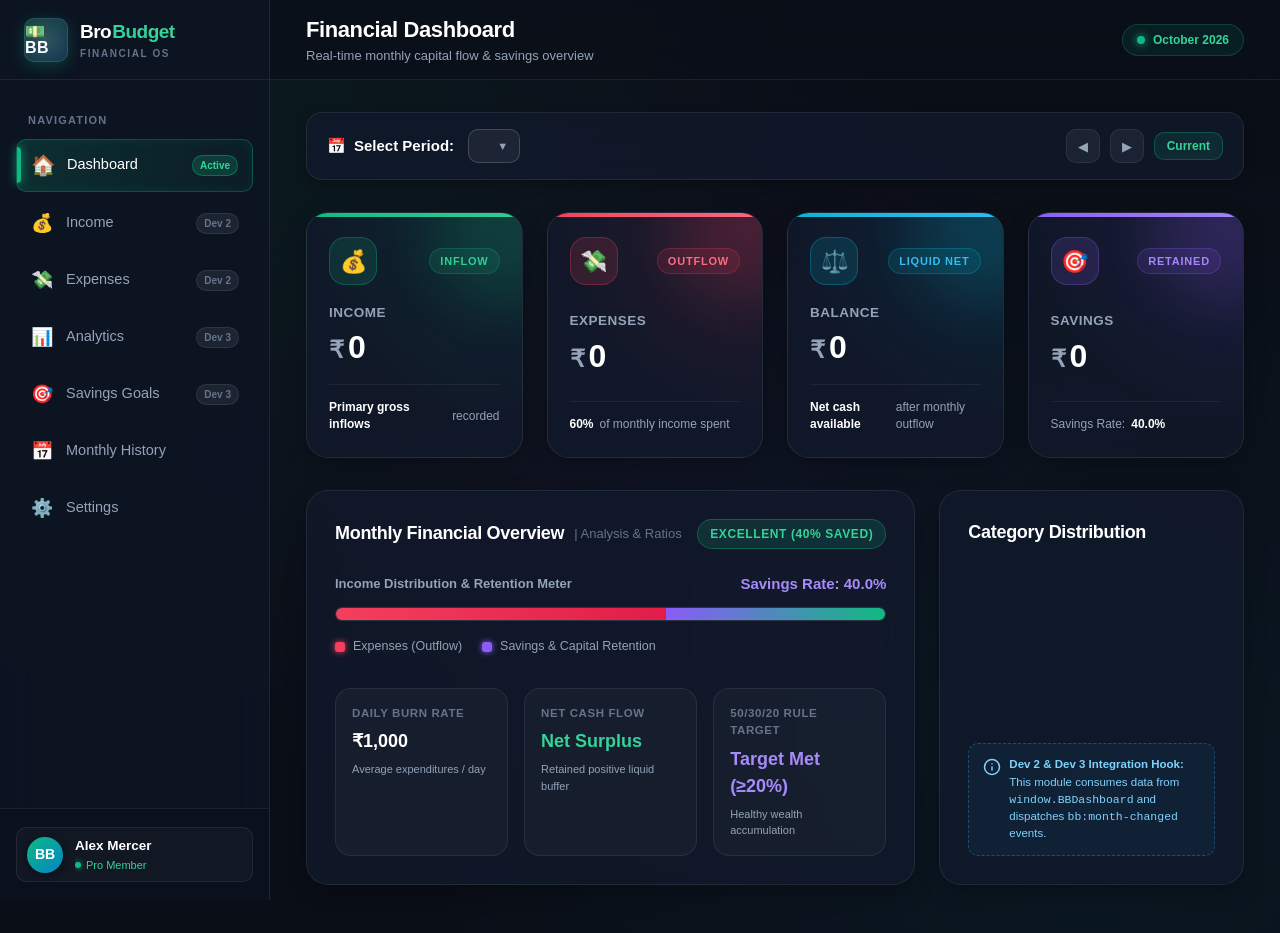
<file: index.html>
<!DOCTYPE html>
<html lang="en">
<head>
  <meta charset="UTF-8">
  <meta name="viewport" content="width=device-width, initial-scale=1.0">
  <meta name="description" content="BroBudget - Modern Personal Finance & Wealth Management Dashboard. Track income, expenditures, balance, and savings with elegance.">
  <title>BroBudget | Financial Dashboard & Overview</title>

  <!-- Favicon / App Icon -->
  <link rel="icon" type="image/svg+xml" href="assets/logo/bb-icon.svg">

  <!-- Core Dashboard Stylesheet -->
  <link rel="stylesheet" href="css/dashboard.css">
</head>
<body>

  <!-- Root Application Container -->
  <div class="bb-dashboard-app-container">

    <!-- Mobile Drawer Backdrop -->
    <div id="bb-sidebar-backdrop" class="bb-sidebar-backdrop" aria-hidden="true"></div>

    <!-- ====================================================================
         1. SIDEBAR NAVIGATION COMPONENT (bb-sidebar-)
         ==================================================================== -->
    <aside id="bb-sidebar" class="bb-sidebar-aside" aria-label="Main Navigation">
      
      <!-- Brand Header -->
      <div class="bb-sidebar-brand-header">
        <a href="#dashboard" class="bb-sidebar-brand-link" aria-label="BroBudget Home">
          <div class="bb-sidebar-brand-emblem">
            <span class="bb-sidebar-brand-icon-text">💵 BB</span>
          </div>
          <div class="bb-sidebar-brand-meta">
            <div class="bb-sidebar-brand-title">Bro<span>Budget</span></div>
            <div class="bb-sidebar-brand-subtitle">Financial OS</div>
          </div>
        </a>
      </div>

      <!-- Navigation Links -->
      <nav class="bb-sidebar-nav-container">
        <div class="bb-sidebar-nav-label">Navigation</div>
        
        <!-- 1. Dashboard (Active - Developer 1) -->
        <a href="#dashboard" class="bb-sidebar-nav-item bb-sidebar-active" aria-current="page">
          <div class="bb-sidebar-nav-item-left">
            <span class="bb-sidebar-nav-icon" aria-hidden="true">🏠</span>
            <span class="bb-sidebar-nav-text">Dashboard</span>
          </div>
          <span class="bb-sidebar-badge" style="background: rgba(16,185,129,0.2); color: #34d399; border-color: rgba(16,185,129,0.4);">Active</span>
        </a>

        <!-- 2. Income (Placeholder - Dev 2 Module) -->
        <a href="#income" class="bb-sidebar-nav-item" data-bb-module="Income Tracker" data-bb-dev="Developer 2">
          <div class="bb-sidebar-nav-item-left">
            <span class="bb-sidebar-nav-icon" aria-hidden="true">💰</span>
            <span class="bb-sidebar-nav-text">Income</span>
          </div>
          <span class="bb-sidebar-badge">Dev 2</span>
        </a>

        <!-- 3. Expenses (Placeholder - Dev 2 Module) -->
        <a href="#expenses" class="bb-sidebar-nav-item" data-bb-module="Expense Entry" data-bb-dev="Developer 2">
          <div class="bb-sidebar-nav-item-left">
            <span class="bb-sidebar-nav-icon" aria-hidden="true">💸</span>
            <span class="bb-sidebar-nav-text">Expenses</span>
          </div>
          <span class="bb-sidebar-badge">Dev 2</span>
        </a>

        <!-- 4. Analytics (Placeholder - Dev 3 Module) -->
        <a href="#analytics" class="bb-sidebar-nav-item" data-bb-module="Advanced Analytics" data-bb-dev="Developer 3">
          <div class="bb-sidebar-nav-item-left">
            <span class="bb-sidebar-nav-icon" aria-hidden="true">📊</span>
            <span class="bb-sidebar-nav-text">Analytics</span>
          </div>
          <span class="bb-sidebar-badge">Dev 3</span>
        </a>

        <!-- 5. Savings Goals (Placeholder - Dev 3 Module) -->
        <a href="#goals" class="bb-sidebar-nav-item" data-bb-module="Savings Goals" data-bb-dev="Developer 3">
          <div class="bb-sidebar-nav-item-left">
            <span class="bb-sidebar-nav-icon" aria-hidden="true">🎯</span>
            <span class="bb-sidebar-nav-text">Savings Goals</span>
          </div>
          <span class="bb-sidebar-badge">Dev 3</span>
        </a>

        <!-- 6. Monthly History (Placeholder) -->
        <a href="#history" class="bb-sidebar-nav-item" data-bb-module="Monthly History" data-bb-dev="BroBudget Core">
          <div class="bb-sidebar-nav-item-left">
            <span class="bb-sidebar-nav-icon" aria-hidden="true">📅</span>
            <span class="bb-sidebar-nav-text">Monthly History</span>
          </div>
        </a>

        <!-- 7. Settings (Placeholder) -->
        <a href="#settings" class="bb-sidebar-nav-item" data-bb-module="App Settings" data-bb-dev="BroBudget Core">
          <div class="bb-sidebar-nav-item-left">
            <span class="bb-sidebar-nav-icon" aria-hidden="true">⚙️</span>
            <span class="bb-sidebar-nav-text">Settings</span>
          </div>
        </a>
      </nav>

      <!-- Sidebar User Profile Footer -->
      <div class="bb-sidebar-footer">
        <div class="bb-sidebar-user-card">
          <div class="bb-sidebar-avatar" aria-hidden="true">BB</div>
          <div class="bb-sidebar-user-info">
            <span class="bb-sidebar-user-name">Alex Mercer</span>
            <span class="bb-sidebar-user-status">
              <span class="bb-sidebar-user-status-dot"></span>
              Pro Member
            </span>
          </div>
        </div>
      </div>
    </aside>

    <!-- ====================================================================
         2. MAIN DASHBOARD WRAPPER (bb-dashboard-)
         ==================================================================== -->
    <div class="bb-dashboard-main-wrapper">

      <!-- Top Header Bar -->
      <header class="bb-dashboard-header">
        <div class="bb-dashboard-header-left">
          <!-- Mobile Toggle Button -->
          <button id="bb-sidebar-toggle" type="button" class="bb-dashboard-menu-btn" aria-label="Toggle Navigation Sidebar">
            ☰
          </button>
          <div class="bb-dashboard-header-title-box">
            <h1>Financial Dashboard</h1>
            <p>Real-time monthly capital flow & savings overview</p>
          </div>
        </div>

        <div class="bb-dashboard-header-right">
          <!-- Real-time Live Badge -->
          <div class="bb-dashboard-header-badge">
            <span class="bb-dashboard-pulse-dot" aria-hidden="true"></span>
            <span id="bb-current-month-label">October 2026</span>
          </div>
        </div>
      </header>

      <!-- Main Content Container -->
      <main class="bb-dashboard-content">

        <!-- ================================================================
             3. MONTH SELECTOR BAR (bb-month-)
             ================================================================ -->
        <section class="bb-month-bar-card" aria-label="Month Selection">
          
          <div class="bb-month-selector-left">
            <div class="bb-month-selector-title">
              <span>📅</span>
              <span>Select Period:</span>
            </div>

            <!-- Standard Semantic Dropdown -->
            <div class="bb-month-dropdown-wrapper">
              <select id="bb-month-select-dropdown" class="bb-month-dropdown" aria-label="Select Financial Month">
                <!-- Populated dynamically by bbDashboardSetupMonthSelector -->
              </select>
              <span class="bb-month-dropdown-arrow" aria-hidden="true">▼</span>
            </div>
          </div>

          <!-- Quick Navigation Month Pills Carousel -->
          <div id="bb-month-pills-container" class="bb-month-pills-list" role="tablist" aria-label="Months of the year">
            <!-- Populated dynamically by bbDashboardSetupMonthSelector -->
          </div>

          <!-- Month Step Navigation Buttons -->
          <div class="bb-month-selector-right">
            <button id="bb-btn-prev-month" type="button" class="bb-month-btn-nav" title="Previous Month" aria-label="Previous Month">
              ◀
            </button>
            <button id="bb-btn-next-month" type="button" class="bb-month-btn-nav" title="Next Month" aria-label="Next Month">
              ▶
            </button>
            <button id="bb-btn-today-month" type="button" class="bb-month-btn-current">
              Current
            </button>
          </div>
        </section>

        <!-- ================================================================
             4. FOUR FINANCIAL SUMMARY CARDS (bb-summary-)
             ================================================================ -->
        <section class="bb-summary-grid" aria-label="Financial Summary Cards">
          
          <!-- Card 1: Income -->
          <article class="bb-summary-card bb-summary-card-income bb-animate-fade-in" aria-labelledby="card-title-income">
            <div class="bb-summary-card-header">
              <div class="bb-summary-icon-box" aria-hidden="true">
                💰
              </div>
              <span class="bb-summary-tag bb-summary-tag-income">Inflow</span>
            </div>
            <div class="bb-summary-card-body">
              <div id="card-title-income" class="bb-summary-label">Income</div>
              <div class="bb-summary-amount-wrapper">
                <span class="bb-summary-currency">₹</span>
                <span id="bb-amount-income" class="bb-summary-amount">0</span>
              </div>
            </div>
            <div class="bb-summary-card-footer">
              <div id="bb-desc-income" class="bb-summary-desc">
                <strong>Primary gross inflows</strong> recorded
              </div>
            </div>
          </article>

          <!-- Card 2: Expenses -->
          <article class="bb-summary-card bb-summary-card-expense bb-animate-fade-in" aria-labelledby="card-title-expenses">
            <div class="bb-summary-card-header">
              <div class="bb-summary-icon-box" aria-hidden="true">
                💸
              </div>
              <span class="bb-summary-tag bb-summary-tag-expense">Outflow</span>
            </div>
            <div class="bb-summary-card-body">
              <div id="card-title-expenses" class="bb-summary-label">Expenses</div>
              <div class="bb-summary-amount-wrapper">
                <span class="bb-summary-currency">₹</span>
                <span id="bb-amount-expenses" class="bb-summary-amount">0</span>
              </div>
            </div>
            <div class="bb-summary-card-footer">
              <div id="bb-desc-expenses" class="bb-summary-desc">
                <strong>60%</strong> of monthly income spent
              </div>
            </div>
          </article>

          <!-- Card 3: Balance -->
          <article class="bb-summary-card bb-summary-card-balance bb-animate-fade-in" aria-labelledby="card-title-balance">
            <div class="bb-summary-card-header">
              <div class="bb-summary-icon-box" aria-hidden="true">
                ⚖️
              </div>
              <span class="bb-summary-tag bb-summary-tag-balance">Liquid Net</span>
            </div>
            <div class="bb-summary-card-body">
              <div id="card-title-balance" class="bb-summary-label">Balance</div>
              <div class="bb-summary-amount-wrapper">
                <span id="bb-currency-balance" class="bb-summary-currency">₹</span>
                <span id="bb-amount-balance" class="bb-summary-amount">0</span>
              </div>
            </div>
            <div class="bb-summary-card-footer">
              <div id="bb-desc-balance" class="bb-summary-desc">
                <strong>Net cash available</strong> after monthly outflow
              </div>
            </div>
          </article>

          <!-- Card 4: Savings -->
          <article class="bb-summary-card bb-summary-card-savings bb-animate-fade-in" aria-labelledby="card-title-savings">
            <div class="bb-summary-card-header">
              <div class="bb-summary-icon-box" aria-hidden="true">
                🎯
              </div>
              <span class="bb-summary-tag bb-summary-tag-savings">Retained</span>
            </div>
            <div class="bb-summary-card-body">
              <div id="card-title-savings" class="bb-summary-label">Savings</div>
              <div class="bb-summary-amount-wrapper">
                <span class="bb-summary-currency">₹</span>
                <span id="bb-amount-savings" class="bb-summary-amount">0</span>
              </div>
            </div>
            <div class="bb-summary-card-footer">
              <div id="bb-desc-savings" class="bb-summary-desc">
                Savings Rate: <strong>40.0%</strong>
              </div>
            </div>
          </article>

        </section>

        <!-- ================================================================
             5. MONTHLY FINANCIAL OVERVIEW SECTION (bb-dashboard-overview)
             ================================================================ -->
        <section class="bb-dashboard-overview-container" aria-label="Monthly Financial Overview">
          
          <!-- Primary Overview Card: Cash Flow & Health Ratio -->
          <article class="bb-dashboard-overview-card">
            
            <div class="bb-dashboard-card-title-row">
              <div class="bb-dashboard-card-heading">
                <h2>Monthly Financial Overview</h2>
                <span>| Analysis & Ratios</span>
              </div>
              <div id="bb-overview-health-badge" class="bb-dashboard-health-badge bb-health-excellent">
                Excellent (40% Saved)
              </div>
            </div>

            <!-- Multi-segment Allocation Progress -->
            <div class="bb-overview-ratio-section">
              <div class="bb-overview-ratio-header">
                <span class="bb-overview-ratio-title">Income Distribution & Retention Meter</span>
                <span class="bb-overview-savings-rate-tag">
                  Savings Rate: <span id="bb-overview-savings-rate">40.0%</span>
                </span>
              </div>

              <!-- Multi-segment visual bar -->
              <div class="bb-overview-progress-bar" role="progressbar" aria-label="Income allocation meter" aria-valuemin="0" aria-valuemax="100">
                <div id="bb-overview-bar-expense" class="bb-overview-bar-expense" style="width: 60%;" title="Expenses"></div>
                <div id="bb-overview-bar-savings" class="bb-overview-bar-savings" style="width: 40%;" title="Savings"></div>
              </div>

              <div class="bb-overview-ratio-legend">
                <div class="bb-overview-legend-item">
                  <span class="bb-overview-legend-color bb-color-exp"></span>
                  <span>Expenses (Outflow)</span>
                </div>
                <div class="bb-overview-legend-item">
                  <span class="bb-overview-legend-color bb-color-sav"></span>
                  <span>Savings & Capital Retention</span>
                </div>
              </div>
            </div>

            <!-- Three Financial Key Metrics Sub-grid -->
            <div class="bb-overview-metrics-grid">
              
              <div class="bb-overview-sub-metric">
                <div class="bb-overview-sub-label">Daily Burn Rate</div>
                <div id="bb-sub-daily-spend" class="bb-overview-sub-value">₹1,000</div>
                <div class="bb-overview-sub-desc">Average expenditures / day</div>
              </div>

              <div class="bb-overview-sub-metric">
                <div class="bb-overview-sub-label">Net Cash Flow</div>
                <div id="bb-sub-net-status" class="bb-overview-sub-value" style="color: var(--bb-color-income-light);">Net Surplus</div>
                <div id="bb-sub-net-desc" class="bb-overview-sub-desc">Retained positive liquid buffer</div>
              </div>

              <div class="bb-overview-sub-metric">
                <div class="bb-overview-sub-label">50/30/20 Rule Target</div>
                <div id="bb-sub-rule-status" class="bb-overview-sub-value" style="color: var(--bb-color-savings-light);">Target Met (≥20%)</div>
                <div class="bb-overview-sub-desc">Healthy wealth accumulation</div>
              </div>

            </div>

          </article>

          <!-- Secondary Overview Card: Category Preview Distribution -->
          <article class="bb-dashboard-secondary-card">
            
            <div class="bb-dashboard-card-title-row">
              <div class="bb-dashboard-card-heading">
                <h2>Category Distribution</h2>
              </div>
            </div>

            <!-- Category Distribution Bars -->
            <div id="bb-category-list" class="bb-dashboard-cat-list">
              <!-- Dynamically populated by bbDashboardRenderCategories -->
            </div>

            <!-- Developer 2 & 3 Integration Callout -->
            <div class="bb-dashboard-dev-integration-note">
              <svg width="18" height="18" viewBox="0 0 24 24" fill="none" stroke="currentColor" stroke-width="2" stroke-linecap="round" stroke-linejoin="round" aria-hidden="true">
                <circle cx="12" cy="12" r="10"></circle>
                <line x1="12" y1="16" x2="12" y2="12"></line>
                <line x1="12" y1="8" x2="12.01" y2="8"></line>
              </svg>
              <span>
                <strong>Dev 2 &amp; Dev 3 Integration Hook:</strong> This module consumes data from <code>window.BBDashboard</code> and dispatches <code>bb:month-changed</code> events.
              </span>
            </div>

          </article>

        </section>

      </main>

    </div>

  </div>

  <!-- Main JavaScript File -->
  <script src="js/dashboard.js"></script>

</body>
</html>
</file>
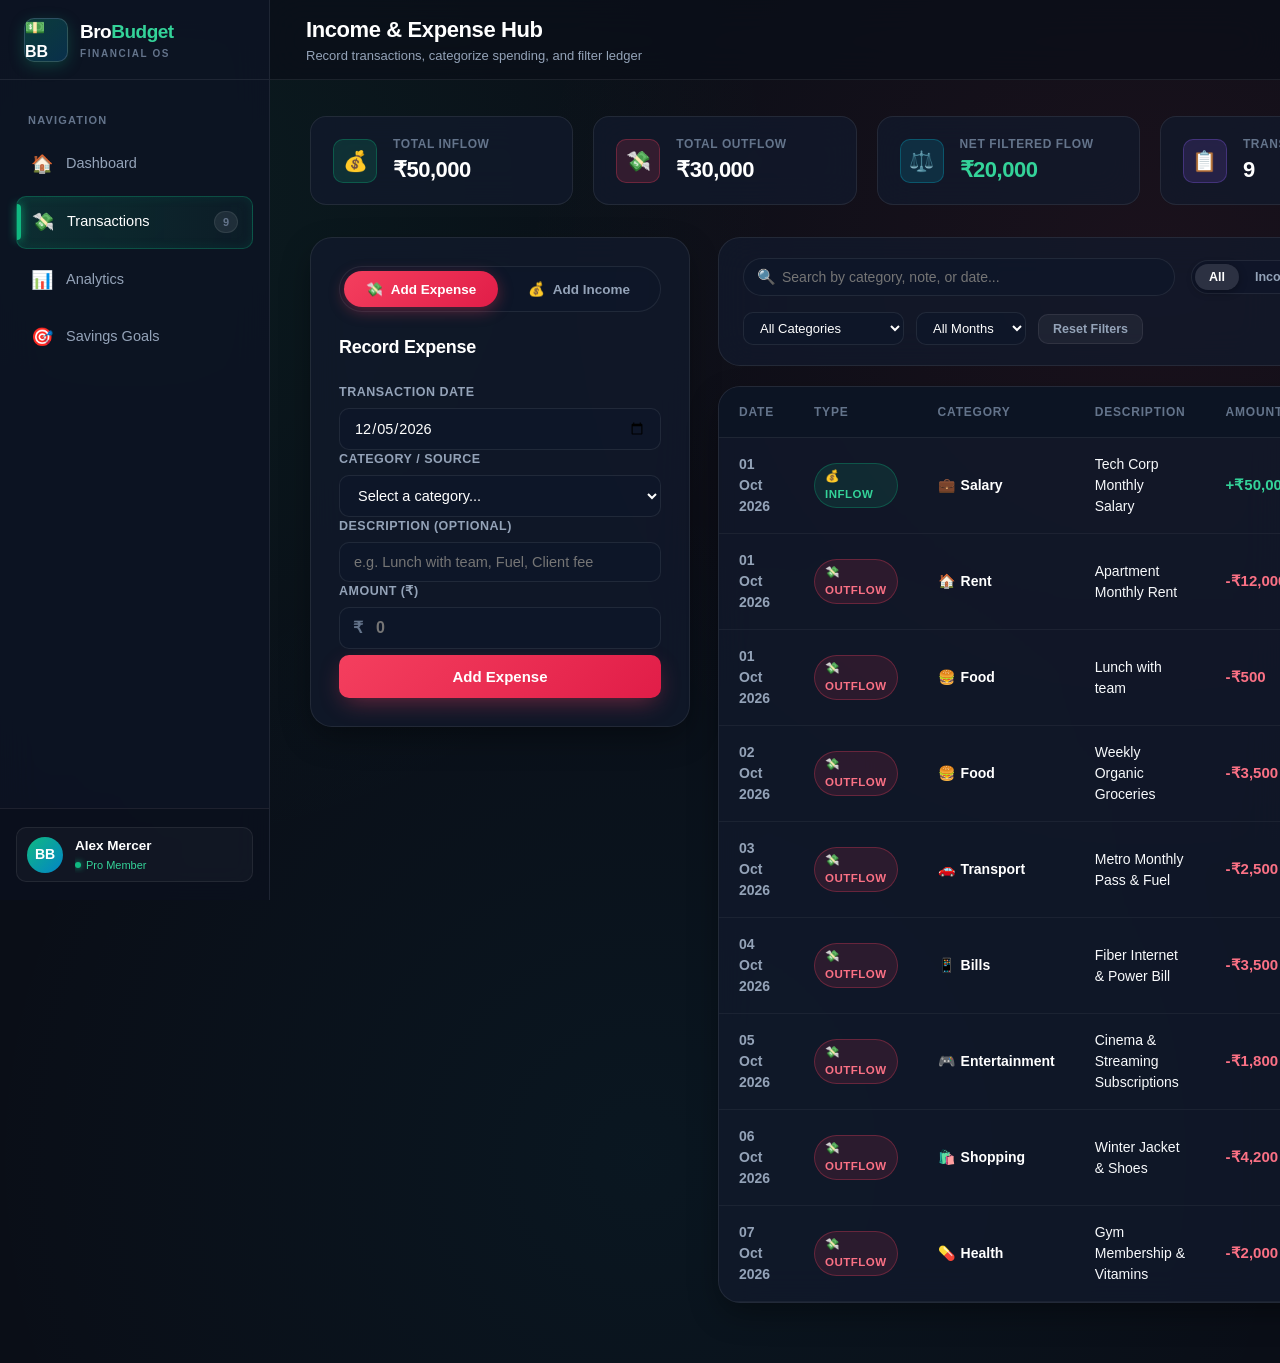
<file: transactions.html>
<!DOCTYPE html>
<html lang="en">
<head>
  <meta charset="UTF-8">
  <meta name="viewport" content="width=device-width, initial-scale=1.0">
  <meta name="description" content="BroBudget - Income & Expense Management. Add, edit, filter, and track transactions with category management.">
  <title>BroBudget | Transactions Hub</title>

  <!-- Favicon / App Icon -->
  <link rel="icon" type="image/svg+xml" href="assets/bb-icon.svg">

  <!-- Transactions Stylesheet (Developer 2 Module) -->
  <link rel="stylesheet" href="css/transactions.css">
</head>
<body>

  <!-- Root Application Layout -->
  <div class="bb-app-layout">

    <!-- Mobile Drawer Backdrop -->
    <div id="bb-sidebar-backdrop" class="bb-sidebar-backdrop" aria-hidden="true"></div>

    <!-- ====================================================================
         1. SIDEBAR NAVIGATION COMPONENT
         ==================================================================== -->
    <aside id="bb-sidebar" class="bb-sidebar-aside" aria-label="Main Navigation">
      
      <!-- Brand Header -->
      <div class="bb-sidebar-brand-header">
        <a href="index.html" class="bb-sidebar-brand-link" aria-label="BroBudget Home">
          <div class="bb-sidebar-brand-emblem">
            <span class="bb-sidebar-brand-icon-text">💵 BB</span>
          </div>
          <div class="bb-sidebar-brand-meta">
            <div class="bb-sidebar-brand-title">Bro<span>Budget</span></div>
            <div class="bb-sidebar-brand-subtitle">Financial OS</div>
          </div>
        </a>
      </div>

      <!-- Navigation Links -->
      <nav class="bb-sidebar-nav-container" aria-label="Primary App Navigation">
        <div class="bb-sidebar-nav-label">Navigation</div>
        
        <!-- 1. Dashboard -->
        <a href="index.html" class="bb-sidebar-nav-item" data-page="dashboard">
          <div class="bb-sidebar-nav-item-left">
            <span class="bb-sidebar-nav-icon" aria-hidden="true">🏠</span>
            <span class="bb-sidebar-nav-text">Dashboard</span>
          </div>
        </a>

        <!-- 2. Transactions (Active) -->
        <a href="transactions.html" class="bb-sidebar-nav-item bb-sidebar-active" data-page="transactions" aria-current="page">
          <div class="bb-sidebar-nav-item-left">
            <span class="bb-sidebar-nav-icon" aria-hidden="true">💸</span>
            <span class="bb-sidebar-nav-text">Transactions</span>
          </div>
          <span id="bb-sidebar-count-tx" class="bb-sidebar-count-badge">0</span>
        </a>

        <!-- 3. Analytics -->
        <a href="analytics.html" class="bb-sidebar-nav-item" data-page="analytics">
          <div class="bb-sidebar-nav-item-left">
            <span class="bb-sidebar-nav-icon" aria-hidden="true">📊</span>
            <span class="bb-sidebar-nav-text">Analytics</span>
          </div>
        </a>

        <!-- 4. Savings Goals -->
        <a href="analytics.html#bb-savings-goals-grid" class="bb-sidebar-nav-item" data-page="goals">
          <div class="bb-sidebar-nav-item-left">
            <span class="bb-sidebar-nav-icon" aria-hidden="true">🎯</span>
            <span class="bb-sidebar-nav-text">Savings Goals</span>
          </div>
        </a>
      </nav>

      <!-- Sidebar User Profile Footer -->
      <div class="bb-sidebar-footer">
        <div class="bb-sidebar-user-card">
          <div class="bb-sidebar-avatar" aria-hidden="true">BB</div>
          <div class="bb-sidebar-user-info">
            <span class="bb-sidebar-user-name">Alex Mercer</span>
            <span class="bb-sidebar-user-status">
              <span class="bb-sidebar-user-status-dot"></span>
              Pro Member
            </span>
          </div>
        </div>
      </div>
    </aside>

    <!-- ====================================================================
         2. MAIN WRAPPER
         ==================================================================== -->
    <div class="bb-main-wrapper">

      <!-- Top Header Bar -->
      <header class="bb-app-header">
        <div class="bb-app-header-left">
          <!-- Mobile Toggle Button -->
          <button id="bb-sidebar-toggle" type="button" class="bb-app-menu-btn" aria-label="Toggle Navigation Sidebar">
            ☰
          </button>
          <div class="bb-app-header-title-box">
            <h1>Income &amp; Expense Hub</h1>
            <p>Record transactions, categorize spending, and filter ledger</p>
          </div>
        </div>

        <div class="bb-app-header-right">
          <!-- Active Period Badge -->
          <div class="bb-app-header-badge">
            <span class="bb-pulse-dot" aria-hidden="true"></span>
            <span id="bb-current-month-label">October 2026</span>
          </div>
        </div>
      </header>

      <!-- Page Content (Developer 2 Module) -->
      <main class="bb-page-content">

        <!-- Mini Overview Stats Bar -->
        <section class="bb-transactions-overview-bar" aria-label="Period Summary Metrics">
          <article class="bb-transactions-mini-stat bb-mini-inflow">
            <div class="bb-transactions-mini-icon" aria-hidden="true">💰</div>
            <div class="bb-transactions-mini-meta">
              <span class="bb-transactions-mini-label">Total Inflow</span>
              <span id="bb-mini-inflow-val" class="bb-transactions-mini-value">₹0</span>
            </div>
          </article>

          <article class="bb-transactions-mini-stat bb-mini-outflow">
            <div class="bb-transactions-mini-icon" aria-hidden="true">💸</div>
            <div class="bb-transactions-mini-meta">
              <span class="bb-transactions-mini-label">Total Outflow</span>
              <span id="bb-mini-outflow-val" class="bb-transactions-mini-value">₹0</span>
            </div>
          </article>

          <article class="bb-transactions-mini-stat bb-mini-net">
            <div class="bb-transactions-mini-icon" aria-hidden="true">⚖️</div>
            <div class="bb-transactions-mini-meta">
              <span class="bb-transactions-mini-label">Net Filtered Flow</span>
              <span id="bb-mini-net-val" class="bb-transactions-mini-value">₹0</span>
            </div>
          </article>

          <article class="bb-transactions-mini-stat bb-mini-count">
            <div class="bb-transactions-mini-icon" aria-hidden="true">📋</div>
            <div class="bb-transactions-mini-meta">
              <span class="bb-transactions-mini-label">Transactions</span>
              <span id="bb-mini-count-val" class="bb-transactions-mini-value">0</span>
            </div>
          </article>
        </section>

        <!-- Two-Column Workspace: Form + Ledger -->
        <div class="bb-transactions-workspace">

          <!-- Transaction Form Card -->
          <aside class="bb-form-card" id="bb-form-card" aria-label="Transaction Entry Form">
            <div class="bb-form-switcher" role="tablist" aria-label="Transaction Type Selection">
              <button type="button" id="bb-switch-btn-expense" class="bb-form-switcher-btn bb-switch-active-expense" role="tab" aria-selected="true">
                <span>💸</span>
                <span>Add Expense</span>
              </button>
              <button type="button" id="bb-switch-btn-income" class="bb-form-switcher-btn" role="tab" aria-selected="false">
                <span>💰</span>
                <span>Add Income</span>
              </button>
            </div>

            <div class="bb-form-header">
              <h2 id="bb-form-title-text" class="bb-form-title">Record Expense</h2>
            </div>

            <div id="bb-form-edit-banner" class="bb-form-edit-banner">
              <span>✏️ Editing selected transaction</span>
              <span style="font-size:11px; opacity:0.8;">Press Esc to cancel</span>
            </div>

            <form id="bb-transaction-form" novalidate>
              <div class="bb-form-group">
                <label for="bb-input-date" class="bb-form-label">Transaction Date</label>
                <input type="date" id="bb-input-date" class="bb-form-input" required>
                <span id="bb-error-date" class="bb-form-error-msg"></span>
              </div>

              <div class="bb-form-group">
                <label for="bb-input-category" class="bb-form-label">Category / Source</label>
                <select id="bb-input-category" class="bb-form-select" required></select>
                <span id="bb-error-category" class="bb-form-error-msg"></span>
              </div>

              <div class="bb-form-group">
                <label for="bb-input-description" class="bb-form-label">Description (Optional)</label>
                <input type="text" id="bb-input-description" class="bb-form-input" placeholder="e.g. Lunch with team, Fuel, Client fee" maxlength="80">
                <span id="bb-error-description" class="bb-form-error-msg"></span>
              </div>

              <div class="bb-form-group">
                <label for="bb-input-amount" class="bb-form-label">Amount (₹)</label>
                <div class="bb-form-amount-wrapper">
                  <span class="bb-form-currency-badge">₹</span>
                  <input type="number" id="bb-input-amount" class="bb-form-input bb-form-input-amount" placeholder="0" min="1" step="any" required>
                </div>
                <span id="bb-error-amount" class="bb-form-error-msg"></span>
              </div>

              <div class="bb-form-actions">
                <button type="submit" id="bb-form-submit-btn" class="bb-form-submit-btn bb-submit-expense">
                  Add Expense
                </button>
                <button type="button" id="bb-form-cancel-btn" class="bb-form-cancel-btn">
                  Cancel Edit
                </button>
              </div>
            </form>
          </aside>

          <!-- Transaction Ledger Section -->
          <div class="bb-transactions-table-section" aria-label="Transaction Ledger">
            
            <div class="bb-transactions-controls-card">
              <div class="bb-transactions-controls-top">
                <div class="bb-transactions-search-wrapper">
                  <span class="bb-transactions-search-icon" aria-hidden="true">🔍</span>
                  <input type="text" id="bb-search-input" class="bb-transactions-search-input" placeholder="Search by category, note, or date..." aria-label="Search transactions">
                  <span id="bb-search-clear" class="bb-transactions-search-clear" title="Clear search" aria-label="Clear search">&times;</span>
                </div>

                <div class="bb-filter-type-group" role="tablist" aria-label="Filter by type">
                  <button type="button" class="bb-filter-type-btn bb-filter-type-active" data-type="all">All</button>
                  <button type="button" class="bb-filter-type-btn" data-type="income">Income</button>
                  <button type="button" class="bb-filter-type-btn" data-type="expense">Expense</button>
                </div>
              </div>

              <div class="bb-transactions-filters-row">
                <select id="bb-filter-category" class="bb-filter-select" aria-label="Filter by Category">
                  <option value="all">All Categories</option>
                </select>
                <select id="bb-filter-month" class="bb-filter-select" aria-label="Filter by Month">
                  <option value="all">All Months</option>
                </select>
                <button type="button" id="bb-btn-reset-filters" class="bb-filter-reset-btn">Reset Filters</button>
              </div>
            </div>

            <div class="bb-table-wrapper">
              <table class="bb-table-transactions" id="bb-transactions-table">
                <thead>
                  <tr>
                    <th scope="col">Date</th>
                    <th scope="col">Type</th>
                    <th scope="col">Category</th>
                    <th scope="col">Description</th>
                    <th scope="col">Amount</th>
                    <th scope="col" style="text-align: right;">Actions</th>
                  </tr>
                </thead>
                <tbody id="bb-table-body"></tbody>
              </table>

              <div id="bb-table-empty-state" class="bb-table-empty-state" style="display: none;">
                <div class="bb-table-empty-icon" aria-hidden="true">📑</div>
                <div class="bb-table-empty-title">No transactions found</div>
                <div class="bb-table-empty-desc">Try clearing search filters or record a new entry using the form.</div>
              </div>
            </div>

          </div>

        </div>

      </main>

    </div>

  </div>

  <!-- Delete Modal -->
  <div id="bb-delete-modal" class="bb-modal-overlay" role="dialog" aria-modal="true" aria-labelledby="bb-delete-modal-title">
    <div class="bb-modal-box">
      <div class="bb-modal-header">
        <div class="bb-modal-icon-danger" aria-hidden="true">⚠️</div>
        <h3 id="bb-delete-modal-title" class="bb-modal-title">Delete Transaction?</h3>
      </div>
      <div class="bb-modal-body">
        <p>Are you sure you want to permanently remove this transaction from BroBudget? This action cannot be undone.</p>
        <div id="bb-modal-delete-details" class="bb-modal-details"></div>
      </div>
      <div class="bb-modal-actions">
        <button type="button" id="bb-modal-btn-cancel-delete" class="bb-modal-btn-cancel">Cancel</button>
        <button type="button" id="bb-modal-btn-confirm-delete" class="bb-modal-btn-confirm">Delete Record</button>
      </div>
    </div>
  </div>

  <!-- Transactions Module Script (Developer 2) -->
  <script src="js/transactions.js"></script>

</body>
</html>
</file>
<file: css/dashboard.css>
/* ==========================================================================
   BroBudget - Dashboard & Financial Overview Styles
   Developer 1 Module
   Class Prefix: bb-dashboard-, bb-summary-, bb-sidebar-, bb-
   ========================================================================== */

/* --------------------------------------------------------------------------
   1. CSS Reset & Variables
   -------------------------------------------------------------------------- */
:root {
  /* Brand Color Palette */
  --bb-color-bg-primary: #0a0e17;
  --bb-color-bg-secondary: #0f172a;
  --bb-color-bg-surface: rgba(18, 26, 44, 0.75);
  --bb-color-bg-surface-elevated: rgba(28, 38, 64, 0.85);
  --bb-color-bg-card-hover: rgba(33, 45, 75, 0.9);
  --bb-color-border-subtle: rgba(255, 255, 255, 0.08);
  --bb-color-border-highlight: rgba(255, 255, 255, 0.16);

  /* Financial Accent Palettes */
  --bb-color-income: #10b981;
  --bb-color-income-light: #34d399;
  --bb-color-income-dark: #059669;
  --bb-grad-income: linear-gradient(135deg, rgba(16, 185, 129, 0.22) 0%, rgba(5, 150, 105, 0.08) 100%);
  --bb-glow-income: 0 10px 30px -10px rgba(16, 185, 129, 0.45);

  --bb-color-expense: #f43f5e;
  --bb-color-expense-light: #fb7185;
  --bb-color-expense-dark: #e11d48;
  --bb-grad-expense: linear-gradient(135deg, rgba(244, 63, 94, 0.22) 0%, rgba(225, 29, 72, 0.08) 100%);
  --bb-glow-expense: 0 10px 30px -10px rgba(244, 63, 94, 0.45);

  --bb-color-balance: #06b6d4;
  --bb-color-balance-light: #38bdf8;
  --bb-color-balance-dark: #0284c7;
  --bb-grad-balance: linear-gradient(135deg, rgba(6, 182, 212, 0.22) 0%, rgba(37, 99, 235, 0.08) 100%);
  --bb-glow-balance: 0 10px 30px -10px rgba(6, 182, 212, 0.45);

  --bb-color-savings: #8b5cf6;
  --bb-color-savings-light: #a78bfa;
  --bb-color-savings-dark: #7c3aed;
  --bb-grad-savings: linear-gradient(135deg, rgba(139, 92, 246, 0.22) 0%, rgba(99, 102, 241, 0.08) 100%);
  --bb-glow-savings: 0 10px 30px -10px rgba(139, 92, 246, 0.45);

  /* Neutral Text Shades */
  --bb-text-primary: #f8fafc;
  --bb-text-secondary: #94a3b8;
  --bb-text-muted: #64748b;
  --bb-text-inverse: #0f172a;

  /* Typography */
  --bb-font-sans: 'Inter', -apple-system, BlinkMacSystemFont, 'Segoe UI', Roboto, Helvetica, Arial, sans-serif;

  /* Shadows & Glassmorphism */
  --bb-glass-blur: blur(18px);
  --bb-shadow-sm: 0 4px 12px rgba(0, 0, 0, 0.25);
  --bb-shadow-md: 0 8px 24px -4px rgba(0, 0, 0, 0.35);
  --bb-shadow-lg: 0 16px 36px -6px rgba(0, 0, 0, 0.5);
  --bb-shadow-inset: inset 0 1px 0 rgba(255, 255, 255, 0.1);

  /* Layout Constants */
  --bb-sidebar-width: 270px;
  --bb-sidebar-collapsed-width: 80px;
  --bb-header-height: 80px;
  --bb-radius-sm: 10px;
  --bb-radius-md: 16px;
  --bb-radius-lg: 22px;
  --bb-radius-full: 9999px;

  /* Transitions */
  --bb-transition-fast: 0.18s cubic-bezier(0.4, 0, 0.2, 1);
  --bb-transition-normal: 0.3s cubic-bezier(0.4, 0, 0.2, 1);
  --bb-transition-smooth: 0.45s cubic-bezier(0.16, 1, 0.3, 1);
}

*, *::before, *::after {
  box-sizing: border-box;
  margin: 0;
  padding: 0;
}

html, body {
  width: 100%;
  min-height: 100vh;
  background-color: var(--bb-color-bg-primary);
  color: var(--bb-text-primary);
  font-family: var(--bb-font-sans);
  font-size: 15px;
  line-height: 1.5;
  -webkit-font-smoothing: antialiased;
  -moz-osx-font-smoothing: grayscale;
  overflow-x: hidden;
}

button {
  font-family: inherit;
  cursor: pointer;
  border: none;
  background: none;
  color: inherit;
  outline: none;
}

button:focus-visible,
select:focus-visible,
a:focus-visible {
  outline: 2px solid var(--bb-color-income-light);
  outline-offset: 3px;
}

a {
  color: inherit;
  text-decoration: none;
}

ul {
  list-style: none;
}

/* --------------------------------------------------------------------------
   2. App Layout Container
   -------------------------------------------------------------------------- */
.bb-dashboard-app-container {
  display: flex;
  min-height: 100vh;
  width: 100%;
  position: relative;
  background: 
    radial-gradient(circle at 15% 10%, rgba(16, 185, 129, 0.07) 0%, transparent 45%),
    radial-gradient(circle at 85% 85%, rgba(6, 182, 212, 0.06) 0%, transparent 50%),
    radial-gradient(circle at 50% 50%, rgba(139, 92, 246, 0.04) 0%, transparent 60%),
    var(--bb-color-bg-primary);
}

/* --------------------------------------------------------------------------
   3. Sidebar Navigation Component (bb-sidebar-)
   -------------------------------------------------------------------------- */
.bb-sidebar-aside {
  width: var(--bb-sidebar-width);
  min-height: 100vh;
  background: rgba(13, 20, 36, 0.85);
  backdrop-filter: var(--bb-glass-blur);
  -webkit-backdrop-filter: var(--bb-glass-blur);
  border-right: 1px solid var(--bb-color-border-subtle);
  display: flex;
  flex-direction: column;
  position: fixed;
  top: 0;
  left: 0;
  bottom: 0;
  z-index: 100;
  transition: transform var(--bb-transition-normal), width var(--bb-transition-normal);
}

/* Sidebar Brand Header */
.bb-sidebar-brand-header {
  height: var(--bb-header-height);
  padding: 0 24px;
  display: flex;
  align-items: center;
  justify-content: space-between;
  border-bottom: 1px solid var(--bb-color-border-subtle);
}

.bb-sidebar-brand-link {
  display: flex;
  align-items: center;
  gap: 12px;
  user-select: none;
}

.bb-sidebar-brand-emblem {
  width: 44px;
  height: 44px;
  border-radius: var(--bb-radius-sm);
  background: linear-gradient(135deg, rgba(16, 185, 129, 0.25) 0%, rgba(2, 132, 199, 0.25) 100%);
  border: 1px solid rgba(255, 255, 255, 0.15);
  box-shadow: 0 4px 15px rgba(16, 185, 129, 0.25);
  display: flex;
  align-items: center;
  justify-content: center;
  flex-shrink: 0;
  position: relative;
  overflow: hidden;
  transition: transform var(--bb-transition-fast), box-shadow var(--bb-transition-fast);
}

.bb-sidebar-brand-emblem::after {
  content: '';
  position: absolute;
  top: -50%;
  left: -50%;
  width: 200%;
  height: 200%;
  background: radial-gradient(circle, rgba(255, 255, 255, 0.25) 0%, transparent 60%);
  opacity: 0.6;
  pointer-events: none;
}

.bb-sidebar-brand-link:hover .bb-sidebar-brand-emblem {
  transform: translateY(-1px) scale(1.03);
  box-shadow: 0 6px 20px rgba(16, 185, 129, 0.4);
}

.bb-sidebar-brand-icon-text {
  font-size: 16px;
  line-height: 1;
  display: flex;
  align-items: center;
  gap: 3px;
  font-weight: 900;
  letter-spacing: 0.5px;
  color: #ffffff;
}

.bb-sidebar-brand-meta {
  display: flex;
  flex-direction: column;
}

.bb-sidebar-brand-title {
  font-size: 19px;
  font-weight: 800;
  letter-spacing: -0.5px;
  color: #ffffff;
  display: flex;
  align-items: center;
}

.bb-sidebar-brand-title span {
  color: var(--bb-color-income-light);
  margin-left: 1px;
}

.bb-sidebar-brand-subtitle {
  font-size: 10px;
  font-weight: 600;
  text-transform: uppercase;
  letter-spacing: 1.6px;
  color: var(--bb-text-muted);
}

/* Sidebar Nav Body */
.bb-sidebar-nav-container {
  flex: 1;
  padding: 24px 16px;
  overflow-y: auto;
  display: flex;
  flex-direction: column;
  gap: 6px;
}

.bb-sidebar-nav-label {
  font-size: 11px;
  font-weight: 700;
  text-transform: uppercase;
  letter-spacing: 1.2px;
  color: var(--bb-text-muted);
  padding: 8px 12px 4px 12px;
}

.bb-sidebar-nav-item {
  width: 100%;
  display: flex;
  align-items: center;
  justify-content: space-between;
  padding: 12px 14px;
  border-radius: var(--bb-radius-sm);
  color: var(--bb-text-secondary);
  font-weight: 500;
  font-size: 14.5px;
  transition: all var(--bb-transition-fast);
  position: relative;
  user-select: none;
}

.bb-sidebar-nav-item-left {
  display: flex;
  align-items: center;
  gap: 12px;
}

.bb-sidebar-nav-icon {
  font-size: 18px;
  width: 24px;
  text-align: center;
  display: inline-flex;
  align-items: center;
  justify-content: center;
  transition: transform var(--bb-transition-fast);
}

.bb-sidebar-nav-text {
  font-weight: 500;
}

/* Active State for Developer 1 Module (Dashboard) */
.bb-sidebar-nav-item.bb-sidebar-active {
  background: linear-gradient(90deg, rgba(16, 185, 129, 0.16) 0%, rgba(16, 185, 129, 0.05) 100%);
  color: #ffffff;
  font-weight: 600;
  border: 1px solid rgba(16, 185, 129, 0.3);
  box-shadow: inset 0 0 12px rgba(16, 185, 129, 0.1);
}

.bb-sidebar-nav-item.bb-sidebar-active::before {
  content: '';
  position: absolute;
  left: 0;
  top: 15%;
  height: 70%;
  width: 3.5px;
  border-radius: 0 4px 4px 0;
  background: var(--bb-color-income);
  box-shadow: 0 0 10px var(--bb-color-income);
}

.bb-sidebar-nav-item.bb-sidebar-active .bb-sidebar-nav-icon {
  transform: scale(1.1);
}

/* Hover State for Nav Items */
.bb-sidebar-nav-item:not(.bb-sidebar-active):hover {
  background: rgba(255, 255, 255, 0.05);
  color: var(--bb-text-primary);
  transform: translateX(3px);
}

.bb-sidebar-nav-item:not(.bb-sidebar-active):hover .bb-sidebar-nav-icon {
  transform: scale(1.12);
}

/* Integration Badges for Dev 2 & 3 Placeholders */
.bb-sidebar-badge {
  font-size: 10px;
  font-weight: 600;
  padding: 2px 7px;
  border-radius: var(--bb-radius-full);
  background: rgba(255, 255, 255, 0.07);
  color: var(--bb-text-muted);
  border: 1px solid var(--bb-color-border-subtle);
  transition: all var(--bb-transition-fast);
}

.bb-sidebar-nav-item:hover .bb-sidebar-badge {
  background: rgba(16, 185, 129, 0.12);
  color: var(--bb-color-income-light);
  border-color: rgba(16, 185, 129, 0.25);
}

/* Sidebar Footer Profile Card */
.bb-sidebar-footer {
  padding: 18px 16px;
  border-top: 1px solid var(--bb-color-border-subtle);
  background: rgba(10, 14, 25, 0.5);
}

.bb-sidebar-user-card {
  display: flex;
  align-items: center;
  gap: 12px;
  padding: 8px 10px;
  border-radius: var(--bb-radius-sm);
  background: rgba(255, 255, 255, 0.03);
  border: 1px solid var(--bb-color-border-subtle);
}

.bb-sidebar-avatar {
  width: 36px;
  height: 36px;
  border-radius: var(--bb-radius-full);
  background: linear-gradient(135deg, #10b981 0%, #0284c7 100%);
  display: flex;
  align-items: center;
  justify-content: center;
  font-weight: 700;
  font-size: 14px;
  color: #ffffff;
  box-shadow: 0 2px 8px rgba(0, 0, 0, 0.3);
}

.bb-sidebar-user-info {
  display: flex;
  flex-direction: column;
  overflow: hidden;
}

.bb-sidebar-user-name {
  font-size: 13.5px;
  font-weight: 600;
  color: #ffffff;
  white-space: nowrap;
  overflow: hidden;
  text-overflow: ellipsis;
}

.bb-sidebar-user-status {
  font-size: 11px;
  color: var(--bb-color-income-light);
  display: flex;
  align-items: center;
  gap: 5px;
}

.bb-sidebar-user-status-dot {
  width: 6px;
  height: 6px;
  border-radius: 50%;
  background-color: var(--bb-color-income);
  box-shadow: 0 0 6px var(--bb-color-income);
}

/* Sidebar Backdrop on Mobile */
.bb-sidebar-backdrop {
  display: none;
  position: fixed;
  inset: 0;
  background: rgba(0, 0, 0, 0.65);
  backdrop-filter: blur(4px);
  -webkit-backdrop-filter: blur(4px);
  z-index: 99;
  opacity: 0;
  transition: opacity var(--bb-transition-normal);
}

.bb-sidebar-backdrop.bb-sidebar-backdrop-active {
  display: block;
  opacity: 1;
}

/* --------------------------------------------------------------------------
   4. Main Content Area (bb-dashboard-)
   -------------------------------------------------------------------------- */
.bb-dashboard-main-wrapper {
  flex: 1;
  margin-left: var(--bb-sidebar-width);
  min-height: 100vh;
  display: flex;
  flex-direction: column;
  position: relative;
  transition: margin-left var(--bb-transition-normal);
}

/* Header Top Bar */
.bb-dashboard-header {
  height: var(--bb-header-height);
  padding: 0 36px;
  display: flex;
  align-items: center;
  justify-content: space-between;
  background: rgba(11, 15, 25, 0.7);
  backdrop-filter: var(--bb-glass-blur);
  -webkit-backdrop-filter: var(--bb-glass-blur);
  border-bottom: 1px solid var(--bb-color-border-subtle);
  position: sticky;
  top: 0;
  z-index: 90;
}

.bb-dashboard-header-left {
  display: flex;
  align-items: center;
  gap: 16px;
}

/* Mobile Hamburger Toggle */
.bb-dashboard-menu-btn {
  display: none;
  width: 42px;
  height: 42px;
  border-radius: var(--bb-radius-sm);
  background: rgba(255, 255, 255, 0.05);
  border: 1px solid var(--bb-color-border-subtle);
  color: var(--bb-text-primary);
  font-size: 20px;
  align-items: center;
  justify-content: center;
  transition: background var(--bb-transition-fast);
}

.bb-dashboard-menu-btn:hover {
  background: rgba(255, 255, 255, 0.1);
}

.bb-dashboard-header-title-box h1 {
  font-size: 22px;
  font-weight: 800;
  color: #ffffff;
  letter-spacing: -0.4px;
}

.bb-dashboard-header-title-box p {
  font-size: 13px;
  color: var(--bb-text-secondary);
}

.bb-dashboard-header-right {
  display: flex;
  align-items: center;
  gap: 16px;
}

/* Quick Action / Status Badge in Header */
.bb-dashboard-header-badge {
  display: inline-flex;
  align-items: center;
  gap: 8px;
  padding: 6px 14px;
  border-radius: var(--bb-radius-full);
  background: rgba(16, 185, 129, 0.1);
  border: 1px solid rgba(16, 185, 129, 0.25);
  color: var(--bb-color-income-light);
  font-size: 12px;
  font-weight: 600;
}

.bb-dashboard-pulse-dot {
  width: 8px;
  height: 8px;
  border-radius: 50%;
  background: var(--bb-color-income);
  box-shadow: 0 0 8px var(--bb-color-income);
  animation: bbPulse 2s infinite;
}

@keyframes bbPulse {
  0% { transform: scale(0.95); box-shadow: 0 0 0 0 rgba(16, 185, 129, 0.7); }
  70% { transform: scale(1.1); box-shadow: 0 0 0 6px rgba(16, 185, 129, 0); }
  100% { transform: scale(0.95); box-shadow: 0 0 0 0 rgba(16, 185, 129, 0); }
}

/* --------------------------------------------------------------------------
   5. Dashboard Main Content & Sections
   -------------------------------------------------------------------------- */
.bb-dashboard-content {
  flex: 1;
  padding: 32px 36px 48px 36px;
  display: flex;
  flex-direction: column;
  gap: 32px;
  max-width: 1440px;
  width: 100%;
  margin: 0 auto;
}

/* --------------------------------------------------------------------------
   6. Month Selector Bar (bb-month-)
   -------------------------------------------------------------------------- */
.bb-month-bar-card {
  background: var(--bb-color-bg-surface);
  backdrop-filter: var(--bb-glass-blur);
  -webkit-backdrop-filter: var(--bb-glass-blur);
  border: 1px solid var(--bb-color-border-subtle);
  border-radius: var(--bb-radius-md);
  padding: 16px 20px;
  box-shadow: var(--bb-shadow-sm);
  display: flex;
  align-items: center;
  justify-content: space-between;
  gap: 20px;
  flex-wrap: wrap;
}

.bb-month-selector-left {
  display: flex;
  align-items: center;
  gap: 14px;
}

.bb-month-selector-title {
  display: flex;
  align-items: center;
  gap: 8px;
  font-size: 15px;
  font-weight: 700;
  color: #ffffff;
}

.bb-month-dropdown-wrapper {
  position: relative;
  display: inline-flex;
  align-items: center;
}

.bb-month-dropdown {
  appearance: none;
  -webkit-appearance: none;
  background: rgba(255, 255, 255, 0.06);
  border: 1px solid var(--bb-color-border-highlight);
  border-radius: var(--bb-radius-sm);
  color: #ffffff;
  font-size: 14.5px;
  font-weight: 600;
  padding: 8px 36px 8px 14px;
  cursor: pointer;
  transition: all var(--bb-transition-fast);
}

.bb-month-dropdown:hover {
  background: rgba(255, 255, 255, 0.1);
  border-color: rgba(255, 255, 255, 0.3);
}

.bb-month-dropdown-arrow {
  position: absolute;
  right: 12px;
  pointer-events: none;
  font-size: 11px;
  color: var(--bb-text-secondary);
}

/* Month Pills Carousel / Quick Nav */
.bb-month-pills-list {
  display: flex;
  align-items: center;
  gap: 6px;
  overflow-x: auto;
  padding-bottom: 2px;
  scrollbar-width: none; /* Firefox */
}

.bb-month-pills-list::-webkit-scrollbar {
  display: none; /* Chrome, Safari, Edge */
}

.bb-month-pill-btn {
  padding: 6px 12px;
  border-radius: var(--bb-radius-full);
  font-size: 12.5px;
  font-weight: 600;
  color: var(--bb-text-secondary);
  background: rgba(255, 255, 255, 0.04);
  border: 1px solid transparent;
  transition: all var(--bb-transition-fast);
  white-space: nowrap;
}

.bb-month-pill-btn:hover {
  color: #ffffff;
  background: rgba(255, 255, 255, 0.08);
}

.bb-month-pill-btn.bb-month-pill-active {
  color: #ffffff;
  background: linear-gradient(135deg, rgba(16, 185, 129, 0.35) 0%, rgba(5, 150, 105, 0.35) 100%);
  border-color: rgba(16, 185, 129, 0.6);
  box-shadow: 0 0 12px rgba(16, 185, 129, 0.3);
}

.bb-month-selector-right {
  display: flex;
  align-items: center;
  gap: 10px;
}

.bb-month-btn-nav {
  width: 34px;
  height: 34px;
  border-radius: var(--bb-radius-sm);
  background: rgba(255, 255, 255, 0.05);
  border: 1px solid var(--bb-color-border-subtle);
  color: var(--bb-text-secondary);
  display: flex;
  align-items: center;
  justify-content: center;
  font-size: 13px;
  transition: all var(--bb-transition-fast);
}

.bb-month-btn-nav:hover {
  color: #ffffff;
  background: rgba(255, 255, 255, 0.12);
  border-color: var(--bb-color-border-highlight);
}

.bb-month-btn-current {
  padding: 6px 12px;
  font-size: 12px;
  font-weight: 600;
  border-radius: var(--bb-radius-sm);
  background: rgba(16, 185, 129, 0.12);
  border: 1px solid rgba(16, 185, 129, 0.3);
  color: var(--bb-color-income-light);
  transition: all var(--bb-transition-fast);
}

.bb-month-btn-current:hover {
  background: rgba(16, 185, 129, 0.22);
}

/* --------------------------------------------------------------------------
   7. Financial Summary Cards Grid (bb-summary-)
   -------------------------------------------------------------------------- */
.bb-summary-grid {
  display: grid;
  grid-template-columns: repeat(4, 1fr);
  gap: 24px;
}

/* Card Base */
.bb-summary-card {
  position: relative;
  background: var(--bb-color-bg-surface);
  backdrop-filter: var(--bb-glass-blur);
  -webkit-backdrop-filter: var(--bb-glass-blur);
  border: 1px solid var(--bb-color-border-subtle);
  border-radius: var(--bb-radius-lg);
  padding: 24px 22px;
  box-shadow: var(--bb-shadow-md);
  display: flex;
  flex-direction: column;
  justify-content: space-between;
  overflow: hidden;
  transition: transform var(--bb-transition-normal), box-shadow var(--bb-transition-normal), border-color var(--bb-transition-normal);
  cursor: default;
}

/* Ambient glow accent behind card */
.bb-summary-card::before {
  content: '';
  position: absolute;
  top: 0;
  left: 0;
  right: 0;
  height: 4px;
  background: transparent;
  transition: background var(--bb-transition-fast);
}

.bb-summary-card::after {
  content: '';
  position: absolute;
  top: -50px;
  right: -50px;
  width: 140px;
  height: 140px;
  border-radius: 50%;
  pointer-events: none;
  opacity: 0.15;
  filter: blur(30px);
  transition: opacity var(--bb-transition-normal), transform var(--bb-transition-normal);
}

/* Hover States for Cards */
.bb-summary-card:hover {
  transform: translateY(-6px);
  border-color: var(--bb-color-border-highlight);
}

.bb-summary-card:hover::after {
  opacity: 0.3;
  transform: scale(1.2);
}

/* 7.1 Income Card Variant */
.bb-summary-card-income {
  background: radial-gradient(circle at 100% 0%, rgba(16, 185, 129, 0.12) 0%, transparent 65%), var(--bb-color-bg-surface);
}
.bb-summary-card-income::before {
  background: linear-gradient(90deg, var(--bb-color-income), var(--bb-color-income-light));
}
.bb-summary-card-income::after {
  background: var(--bb-color-income);
}
.bb-summary-card-income:hover {
  box-shadow: var(--bb-glow-income), var(--bb-shadow-lg);
}

/* 7.2 Expense Card Variant */
.bb-summary-card-expense {
  background: radial-gradient(circle at 100% 0%, rgba(244, 63, 94, 0.12) 0%, transparent 65%), var(--bb-color-bg-surface);
}
.bb-summary-card-expense::before {
  background: linear-gradient(90deg, var(--bb-color-expense), var(--bb-color-expense-light));
}
.bb-summary-card-expense::after {
  background: var(--bb-color-expense);
}
.bb-summary-card-expense:hover {
  box-shadow: var(--bb-glow-expense), var(--bb-shadow-lg);
}

/* 7.3 Balance Card Variant */
.bb-summary-card-balance {
  background: radial-gradient(circle at 100% 0%, rgba(6, 182, 212, 0.12) 0%, transparent 65%), var(--bb-color-bg-surface);
}
.bb-summary-card-balance::before {
  background: linear-gradient(90deg, var(--bb-color-balance), var(--bb-color-balance-light));
}
.bb-summary-card-balance::after {
  background: var(--bb-color-balance);
}
.bb-summary-card-balance:hover {
  box-shadow: var(--bb-glow-balance), var(--bb-shadow-lg);
}

/* 7.4 Savings Card Variant */
.bb-summary-card-savings {
  background: radial-gradient(circle at 100% 0%, rgba(139, 92, 246, 0.12) 0%, transparent 65%), var(--bb-color-bg-surface);
}
.bb-summary-card-savings::before {
  background: linear-gradient(90deg, var(--bb-color-savings), var(--bb-color-savings-light));
}
.bb-summary-card-savings::after {
  background: var(--bb-color-savings);
}
.bb-summary-card-savings:hover {
  box-shadow: var(--bb-glow-savings), var(--bb-shadow-lg);
}

/* Card Header (Icon + Label + Meta Badge) */
.bb-summary-card-header {
  display: flex;
  align-items: center;
  justify-content: space-between;
  margin-bottom: 18px;
}

.bb-summary-icon-box {
  width: 48px;
  height: 48px;
  border-radius: var(--bb-radius-md);
  display: flex;
  align-items: center;
  justify-content: center;
  font-size: 22px;
  position: relative;
  transition: transform var(--bb-transition-fast);
}

.bb-summary-card:hover .bb-summary-icon-box {
  transform: scale(1.08) rotate(3deg);
}

.bb-summary-card-income .bb-summary-icon-box {
  background: rgba(16, 185, 129, 0.15);
  color: var(--bb-color-income-light);
  border: 1px solid rgba(16, 185, 129, 0.3);
}

.bb-summary-card-expense .bb-summary-icon-box {
  background: rgba(244, 63, 94, 0.15);
  color: var(--bb-color-expense-light);
  border: 1px solid rgba(244, 63, 94, 0.3);
}

.bb-summary-card-balance .bb-summary-icon-box {
  background: rgba(6, 182, 212, 0.15);
  color: var(--bb-color-balance-light);
  border: 1px solid rgba(6, 182, 212, 0.3);
}

.bb-summary-card-savings .bb-summary-icon-box {
  background: rgba(139, 92, 246, 0.15);
  color: var(--bb-color-savings-light);
  border: 1px solid rgba(139, 92, 246, 0.3);
}

.bb-summary-tag {
  font-size: 11px;
  font-weight: 700;
  text-transform: uppercase;
  letter-spacing: 0.8px;
  padding: 4px 10px;
  border-radius: var(--bb-radius-full);
  display: inline-flex;
  align-items: center;
  gap: 4px;
}

.bb-summary-tag-income {
  background: rgba(16, 185, 129, 0.12);
  color: var(--bb-color-income-light);
  border: 1px solid rgba(16, 185, 129, 0.25);
}

.bb-summary-tag-expense {
  background: rgba(244, 63, 94, 0.12);
  color: var(--bb-color-expense-light);
  border: 1px solid rgba(244, 63, 94, 0.25);
}

.bb-summary-tag-balance {
  background: rgba(6, 182, 212, 0.12);
  color: var(--bb-color-balance-light);
  border: 1px solid rgba(6, 182, 212, 0.25);
}

.bb-summary-tag-savings {
  background: rgba(139, 92, 246, 0.12);
  color: var(--bb-color-savings-light);
  border: 1px solid rgba(139, 92, 246, 0.25);
}

/* Card Body (Label + Amount) */
.bb-summary-card-body {
  margin-bottom: 16px;
}

.bb-summary-label {
  font-size: 13.5px;
  font-weight: 600;
  color: var(--bb-text-secondary);
  text-transform: uppercase;
  letter-spacing: 0.5px;
  margin-bottom: 6px;
}

.bb-summary-amount-wrapper {
  display: flex;
  align-items: baseline;
  gap: 4px;
}

.bb-summary-currency {
  font-size: 24px;
  font-weight: 800;
  color: var(--bb-text-secondary);
  font-variant-numeric: tabular-nums;
}

.bb-summary-amount {
  font-size: 32px;
  font-weight: 800;
  color: #ffffff;
  letter-spacing: -0.8px;
  font-variant-numeric: tabular-nums;
  line-height: 1.15;
}

/* Card Footer (Description + Dynamic Context) */
.bb-summary-card-footer {
  padding-top: 14px;
  border-top: 1px solid rgba(255, 255, 255, 0.06);
  display: flex;
  align-items: center;
  justify-content: space-between;
  gap: 8px;
}

.bb-summary-desc {
  font-size: 12px;
  color: var(--bb-text-secondary);
  line-height: 1.4;
  display: flex;
  align-items: center;
  gap: 6px;
}

.bb-summary-desc strong {
  color: #ffffff;
  font-weight: 600;
}

/* --------------------------------------------------------------------------
   8. Monthly Financial Overview Section (bb-dashboard-overview)
   -------------------------------------------------------------------------- */
.bb-dashboard-overview-container {
  display: grid;
  grid-template-columns: 2fr 1fr;
  gap: 24px;
}

/* Primary Overview Card */
.bb-dashboard-overview-card {
  background: var(--bb-color-bg-surface);
  backdrop-filter: var(--bb-glass-blur);
  -webkit-backdrop-filter: var(--bb-glass-blur);
  border: 1px solid var(--bb-color-border-subtle);
  border-radius: var(--bb-radius-lg);
  padding: 28px;
  box-shadow: var(--bb-shadow-md);
  display: flex;
  flex-direction: column;
  gap: 24px;
}

.bb-dashboard-card-title-row {
  display: flex;
  align-items: center;
  justify-content: space-between;
  flex-wrap: wrap;
  gap: 12px;
}

.bb-dashboard-card-heading {
  display: flex;
  align-items: center;
  gap: 10px;
}

.bb-dashboard-card-heading h2 {
  font-size: 18px;
  font-weight: 800;
  color: #ffffff;
  letter-spacing: -0.3px;
}

.bb-dashboard-card-heading span {
  font-size: 13px;
  color: var(--bb-text-muted);
}

.bb-dashboard-health-badge {
  display: inline-flex;
  align-items: center;
  gap: 6px;
  padding: 5px 12px;
  border-radius: var(--bb-radius-full);
  font-size: 12px;
  font-weight: 700;
  text-transform: uppercase;
  letter-spacing: 0.6px;
}

.bb-dashboard-health-badge.bb-health-excellent {
  background: rgba(16, 185, 129, 0.15);
  color: var(--bb-color-income-light);
  border: 1px solid rgba(16, 185, 129, 0.35);
}

.bb-dashboard-health-badge.bb-health-good {
  background: rgba(6, 182, 212, 0.15);
  color: var(--bb-color-balance-light);
  border: 1px solid rgba(6, 182, 212, 0.35);
}

.bb-dashboard-health-badge.bb-health-warning {
  background: rgba(245, 158, 11, 0.15);
  color: #fbbf24;
  border: 1px solid rgba(245, 158, 11, 0.35);
}

.bb-dashboard-health-badge.bb-health-danger {
  background: rgba(244, 63, 94, 0.15);
  color: var(--bb-color-expense-light);
  border: 1px solid rgba(244, 63, 94, 0.35);
}

/* Cash Flow Ratio Bar */
.bb-overview-ratio-section {
  display: flex;
  flex-direction: column;
  gap: 12px;
}

.bb-overview-ratio-header {
  display: flex;
  justify-content: space-between;
  align-items: center;
  font-size: 13px;
}

.bb-overview-ratio-title {
  font-weight: 600;
  color: var(--bb-text-secondary);
}

.bb-overview-savings-rate-tag {
  font-weight: 700;
  font-size: 15px;
  color: var(--bb-color-savings-light);
  font-variant-numeric: tabular-nums;
}

/* Multi-segment Progress Bar */
.bb-overview-progress-bar {
  height: 14px;
  width: 100%;
  background: rgba(255, 255, 255, 0.05);
  border-radius: var(--bb-radius-full);
  overflow: hidden;
  display: flex;
  border: 1px solid rgba(255, 255, 255, 0.08);
  box-shadow: inset 0 2px 4px rgba(0, 0, 0, 0.3);
}

.bb-overview-bar-expense {
  height: 100%;
  background: linear-gradient(90deg, #f43f5e 0%, #e11d48 100%);
  transition: width var(--bb-transition-smooth);
}

.bb-overview-bar-savings {
  height: 100%;
  background: linear-gradient(90deg, #8b5cf6 0%, #10b981 100%);
  transition: width var(--bb-transition-smooth);
}

.bb-overview-ratio-legend {
  display: flex;
  align-items: center;
  gap: 20px;
  flex-wrap: wrap;
  padding-top: 4px;
}

.bb-overview-legend-item {
  display: flex;
  align-items: center;
  gap: 8px;
  font-size: 12.5px;
  color: var(--bb-text-secondary);
}

.bb-overview-legend-color {
  width: 10px;
  height: 10px;
  border-radius: 3px;
}

.bb-overview-legend-color.bb-color-exp {
  background: var(--bb-color-expense);
  box-shadow: 0 0 6px var(--bb-color-expense);
}

.bb-overview-legend-color.bb-color-sav {
  background: var(--bb-color-savings);
  box-shadow: 0 0 6px var(--bb-color-savings);
}

/* Financial Highlights / Metrics Sub-grid */
.bb-overview-metrics-grid {
  display: grid;
  grid-template-columns: repeat(3, 1fr);
  gap: 16px;
  padding-top: 8px;
}

.bb-overview-sub-metric {
  background: rgba(255, 255, 255, 0.03);
  border: 1px solid var(--bb-color-border-subtle);
  border-radius: var(--bb-radius-md);
  padding: 16px;
  display: flex;
  flex-direction: column;
  gap: 6px;
  transition: transform var(--bb-transition-fast), background var(--bb-transition-fast);
}

.bb-overview-sub-metric:hover {
  background: rgba(255, 255, 255, 0.05);
  transform: translateY(-2px);
}

.bb-overview-sub-label {
  font-size: 11.5px;
  font-weight: 600;
  text-transform: uppercase;
  letter-spacing: 0.6px;
  color: var(--bb-text-muted);
}

.bb-overview-sub-value {
  font-size: 18px;
  font-weight: 800;
  color: #ffffff;
  font-variant-numeric: tabular-nums;
}

.bb-overview-sub-desc {
  font-size: 11px;
  color: var(--bb-text-secondary);
}

/* Secondary Overview Card (Categories / Dev Integration Stub) */
.bb-dashboard-secondary-card {
  background: var(--bb-color-bg-surface);
  backdrop-filter: var(--bb-glass-blur);
  -webkit-backdrop-filter: var(--bb-glass-blur);
  border: 1px solid var(--bb-color-border-subtle);
  border-radius: var(--bb-radius-lg);
  padding: 28px;
  box-shadow: var(--bb-shadow-md);
  display: flex;
  flex-direction: column;
  gap: 20px;
}

.bb-dashboard-cat-list {
  display: flex;
  flex-direction: column;
  gap: 14px;
}

.bb-dashboard-cat-item {
  display: flex;
  flex-direction: column;
  gap: 6px;
}

.bb-dashboard-cat-top {
  display: flex;
  justify-content: space-between;
  align-items: center;
  font-size: 13px;
}

.bb-dashboard-cat-name {
  font-weight: 600;
  color: var(--bb-text-primary);
  display: flex;
  align-items: center;
  gap: 8px;
}

.bb-dashboard-cat-amount {
  font-weight: 700;
  color: var(--bb-text-secondary);
  font-variant-numeric: tabular-nums;
}

.bb-dashboard-cat-bar {
  height: 7px;
  width: 100%;
  background: rgba(255, 255, 255, 0.06);
  border-radius: var(--bb-radius-full);
  overflow: hidden;
}

.bb-dashboard-cat-fill {
  height: 100%;
  border-radius: var(--bb-radius-full);
  transition: width var(--bb-transition-smooth);
}

/* Developer 2 & 3 Integration Callout Note */
.bb-dashboard-dev-integration-note {
  margin-top: auto;
  padding: 12px 14px;
  border-radius: var(--bb-radius-sm);
  background: rgba(56, 189, 248, 0.06);
  border: 1px dashed rgba(56, 189, 248, 0.3);
  font-size: 11.5px;
  color: #7dd3fc;
  display: flex;
  align-items: flex-start;
  gap: 8px;
}

.bb-dashboard-dev-integration-note svg {
  flex-shrink: 0;
  margin-top: 2px;
}

/* --------------------------------------------------------------------------
   9. Developer Placeholder Toast Notification (bb-toast-)
   -------------------------------------------------------------------------- */
.bb-toast-container {
  position: fixed;
  bottom: 28px;
  right: 28px;
  z-index: 1000;
  display: flex;
  flex-direction: column;
  gap: 10px;
  pointer-events: none;
}

.bb-toast-message {
  pointer-events: auto;
  min-width: 320px;
  max-width: 420px;
  background: rgba(15, 23, 42, 0.95);
  backdrop-filter: var(--bb-glass-blur);
  -webkit-backdrop-filter: var(--bb-glass-blur);
  border: 1px solid var(--bb-color-border-highlight);
  box-shadow: 0 16px 32px rgba(0, 0, 0, 0.5);
  border-radius: var(--bb-radius-md);
  padding: 14px 18px;
  display: flex;
  align-items: flex-start;
  gap: 12px;
  transform: translateY(20px);
  opacity: 0;
  transition: all var(--bb-transition-normal);
}

.bb-toast-message.bb-toast-visible {
  transform: translateY(0);
  opacity: 1;
}

.bb-toast-icon {
  font-size: 20px;
  flex-shrink: 0;
}

.bb-toast-body {
  flex: 1;
}

.bb-toast-title {
  font-size: 13.5px;
  font-weight: 700;
  color: #ffffff;
  margin-bottom: 2px;
}

.bb-toast-desc {
  font-size: 12px;
  color: var(--bb-text-secondary);
  line-height: 1.4;
}

.bb-toast-close-btn {
  color: var(--bb-text-muted);
  font-size: 16px;
  padding: 2px;
  line-height: 1;
  transition: color var(--bb-transition-fast);
}

.bb-toast-close-btn:hover {
  color: #ffffff;
}

/* --------------------------------------------------------------------------
   10. Professional Animations & Keyframes
   -------------------------------------------------------------------------- */
@keyframes bbFadeInUp {
  from {
    opacity: 0;
    transform: translateY(14px);
  }
  to {
    opacity: 1;
    transform: translateY(0);
  }
}

.bb-animate-fade-in {
  animation: bbFadeInUp 0.45s cubic-bezier(0.16, 1, 0.3, 1) forwards;
}

/* Stagger animations on load */
.bb-summary-card:nth-child(1) { animation-delay: 0.05s; }
.bb-summary-card:nth-child(2) { animation-delay: 0.12s; }
.bb-summary-card:nth-child(3) { animation-delay: 0.19s; }
.bb-summary-card:nth-child(4) { animation-delay: 0.26s; }

/* --------------------------------------------------------------------------
   11. Responsiveness (Mobile, Tablet, Laptop, Desktop)
   -------------------------------------------------------------------------- */

/* Large Laptops / Small Desktops (<= 1200px) */
@media (max-width: 1200px) {
  .bb-summary-grid {
    grid-template-columns: repeat(2, 1fr);
    gap: 20px;
  }

  .bb-dashboard-overview-container {
    grid-template-columns: 1fr;
  }
}

/* Tablets (<= 992px) */
@media (max-width: 992px) {
  :root {
    --bb-sidebar-width: 260px;
  }

  .bb-sidebar-aside {
    transform: translateX(-100%);
    box-shadow: 10px 0 30px rgba(0, 0, 0, 0.6);
  }

  .bb-sidebar-aside.bb-sidebar-mobile-open {
    transform: translateX(0);
  }

  .bb-dashboard-main-wrapper {
    margin-left: 0;
  }

  .bb-dashboard-menu-btn {
    display: flex;
  }

  .bb-dashboard-header {
    padding: 0 24px;
  }

  .bb-dashboard-content {
    padding: 24px 20px 40px 20px;
    gap: 24px;
  }

  .bb-month-bar-card {
    flex-direction: column;
    align-items: stretch;
    gap: 14px;
  }

  .bb-month-selector-left {
    justify-content: space-between;
  }
}

/* Mobile Phones (<= 768px) */
@media (max-width: 768px) {
  .bb-summary-grid {
    grid-template-columns: 1fr;
    gap: 16px;
  }

  .bb-summary-amount {
    font-size: 28px;
  }

  .bb-overview-metrics-grid {
    grid-template-columns: 1fr;
    gap: 12px;
  }

  .bb-dashboard-header-badge {
    display: none;
  }

  .bb-dashboard-card-title-row {
    flex-direction: column;
    align-items: flex-start;
  }

  .bb-dashboard-overview-card,
  .bb-dashboard-secondary-card {
    padding: 20px;
  }

  .bb-toast-container {
    left: 20px;
    right: 20px;
    bottom: 20px;
  }

  .bb-toast-message {
    min-width: unset;
    width: 100%;
  }
}

/* Small Mobile Screens (<= 480px) */
@media (max-width: 480px) {
  .bb-dashboard-header-title-box h1 {
    font-size: 19px;
  }

  .bb-dashboard-header-title-box p {
    font-size: 12px;
  }

  .bb-summary-card {
    padding: 20px 18px;
  }

  .bb-month-pills-list {
    width: 100%;
  }
}

/* --------------------------------------------------------------------------
   12. Accessibility: Prefers Reduced Motion
   -------------------------------------------------------------------------- */
@media (prefers-reduced-motion: reduce) {
  *, *::before, *::after {
    animation-duration: 0.01ms !important;
    animation-iteration-count: 1 !important;
    transition-duration: 0.01ms !important;
    scroll-behavior: auto !important;
  }
}
</file>
<file: css/transactions.css>
/* ==========================================================================
   BroBudget - Income & Expense Management Styles
   Developer 2 Module
   Class Prefix: bb-transactions-, bb-form-, bb-table-, bb-
   ========================================================================== */

/* --------------------------------------------------------------------------
   1. Design System & Variables
   -------------------------------------------------------------------------- */
:root {
  /* Brand Color Palette */
  --bb-color-bg-primary: #0a0e17;
  --bb-color-bg-secondary: #0f172a;
  --bb-color-bg-surface: rgba(18, 26, 44, 0.75);
  --bb-color-bg-surface-elevated: rgba(26, 36, 60, 0.85);
  --bb-color-bg-input: rgba(15, 23, 42, 0.65);
  --bb-color-border-subtle: rgba(255, 255, 255, 0.08);
  --bb-color-border-highlight: rgba(255, 255, 255, 0.18);

  /* Financial Accents */
  --bb-color-income: #10b981;
  --bb-color-income-light: #34d399;
  --bb-color-income-dark: #059669;
  --bb-grad-income: linear-gradient(135deg, rgba(16, 185, 129, 0.25) 0%, rgba(5, 150, 105, 0.1) 100%);
  --bb-glow-income: 0 8px 24px -6px rgba(16, 185, 129, 0.45);

  --bb-color-expense: #f43f5e;
  --bb-color-expense-light: #fb7185;
  --bb-color-expense-dark: #e11d48;
  --bb-grad-expense: linear-gradient(135deg, rgba(244, 63, 94, 0.25) 0%, rgba(225, 29, 72, 0.1) 100%);
  --bb-glow-expense: 0 8px 24px -6px rgba(244, 63, 94, 0.45);

  --bb-color-accent-blue: #06b6d4;
  --bb-color-accent-purple: #8b5cf6;

  /* Neutrals */
  --bb-text-primary: #f8fafc;
  --bb-text-secondary: #94a3b8;
  --bb-text-muted: #64748b;
  --bb-color-danger: #ef4444;

  /* Typography & Layout */
  --bb-font-sans: 'Inter', -apple-system, BlinkMacSystemFont, 'Segoe UI', Roboto, Helvetica, Arial, sans-serif;
  --bb-glass-blur: blur(18px);
  --bb-radius-sm: 10px;
  --bb-radius-md: 16px;
  --bb-radius-lg: 22px;
  --bb-radius-full: 9999px;

  --bb-sidebar-width: 270px;
  --bb-header-height: 80px;

  /* Transitions */
  --bb-transition-fast: 0.18s cubic-bezier(0.4, 0, 0.2, 1);
  --bb-transition-normal: 0.3s cubic-bezier(0.4, 0, 0.2, 1);
  --bb-transition-smooth: 0.45s cubic-bezier(0.16, 1, 0.3, 1);
}

*, *::before, *::after {
  box-sizing: border-box;
  margin: 0;
  padding: 0;
}

html, body {
  width: 100%;
  min-height: 100vh;
  background-color: var(--bb-color-bg-primary);
  color: var(--bb-text-primary);
  font-family: var(--bb-font-sans);
  font-size: 15px;
  line-height: 1.5;
  -webkit-font-smoothing: antialiased;
  -moz-osx-font-smoothing: grayscale;
  overflow-x: hidden;
}

button {
  font-family: inherit;
  cursor: pointer;
  border: none;
  background: none;
  color: inherit;
  outline: none;
}

button:focus-visible,
input:focus-visible,
select:focus-visible,
a:focus-visible {
  outline: 2px solid var(--bb-color-income-light);
  outline-offset: 3px;
}

a {
  color: inherit;
  text-decoration: none;
}

/* --------------------------------------------------------------------------
   2. Master App Layout & Ambient Background
   -------------------------------------------------------------------------- */
.bb-app-layout,
.bb-transactions-app-container {
  display: flex;
  min-height: 100vh;
  width: 100%;
  position: relative;
  background: 
    radial-gradient(circle at 10% 15%, rgba(16, 185, 129, 0.08) 0%, transparent 40%),
    radial-gradient(circle at 90% 20%, rgba(244, 63, 94, 0.07) 0%, transparent 40%),
    radial-gradient(circle at 50% 85%, rgba(6, 182, 212, 0.05) 0%, transparent 50%),
    var(--bb-color-bg-primary);
}

/* --------------------------------------------------------------------------
   3. Sidebar Navigation Component
   -------------------------------------------------------------------------- */
.bb-sidebar-aside {
  width: var(--bb-sidebar-width);
  min-height: 100vh;
  background: rgba(13, 20, 36, 0.88);
  backdrop-filter: var(--bb-glass-blur);
  -webkit-backdrop-filter: var(--bb-glass-blur);
  border-right: 1px solid var(--bb-color-border-subtle);
  display: flex;
  flex-direction: column;
  position: fixed;
  top: 0;
  left: 0;
  bottom: 0;
  z-index: 100;
  transition: transform var(--bb-transition-normal);
}

.bb-sidebar-brand-header {
  height: var(--bb-header-height);
  padding: 0 24px;
  display: flex;
  align-items: center;
  justify-content: space-between;
  border-bottom: 1px solid var(--bb-color-border-subtle);
}

.bb-sidebar-brand-link {
  display: flex;
  align-items: center;
  gap: 12px;
  user-select: none;
  text-decoration: none;
}

.bb-sidebar-brand-emblem {
  width: 44px;
  height: 44px;
  border-radius: var(--bb-radius-sm);
  background: linear-gradient(135deg, rgba(16, 185, 129, 0.25) 0%, rgba(2, 132, 199, 0.25) 100%);
  border: 1px solid rgba(255, 255, 255, 0.15);
  box-shadow: 0 4px 15px rgba(16, 185, 129, 0.25);
  display: flex;
  align-items: center;
  justify-content: center;
  font-size: 16px;
  font-weight: 900;
  color: #ffffff;
  transition: transform var(--bb-transition-fast), box-shadow var(--bb-transition-fast);
}

.bb-sidebar-brand-link:hover .bb-sidebar-brand-emblem {
  transform: translateY(-1px) scale(1.03);
  box-shadow: 0 6px 20px rgba(16, 185, 129, 0.4);
}

.bb-sidebar-brand-meta {
  display: flex;
  flex-direction: column;
}

.bb-sidebar-brand-title {
  font-size: 19px;
  font-weight: 800;
  letter-spacing: -0.5px;
  color: #ffffff;
}

.bb-sidebar-brand-title span {
  color: var(--bb-color-income-light);
}

.bb-sidebar-brand-subtitle {
  font-size: 10px;
  font-weight: 600;
  text-transform: uppercase;
  letter-spacing: 1.6px;
  color: var(--bb-text-muted);
}

.bb-sidebar-nav-container {
  flex: 1;
  padding: 24px 16px;
  overflow-y: auto;
  display: flex;
  flex-direction: column;
  gap: 6px;
}

.bb-sidebar-nav-label {
  font-size: 11px;
  font-weight: 700;
  text-transform: uppercase;
  letter-spacing: 1.2px;
  color: var(--bb-text-muted);
  padding: 8px 12px 4px 12px;
}

.bb-sidebar-nav-item {
  width: 100%;
  display: flex;
  align-items: center;
  justify-content: space-between;
  padding: 12px 14px;
  border-radius: var(--bb-radius-sm);
  color: var(--bb-text-secondary);
  font-weight: 500;
  font-size: 14.5px;
  transition: all var(--bb-transition-fast);
  position: relative;
  user-select: none;
  text-decoration: none;
}

.bb-sidebar-nav-item-left {
  display: flex;
  align-items: center;
  gap: 12px;
}

.bb-sidebar-nav-icon {
  font-size: 18px;
  width: 24px;
  text-align: center;
  display: inline-flex;
  align-items: center;
  justify-content: center;
  transition: transform var(--bb-transition-fast);
}

.bb-sidebar-nav-text {
  font-weight: 500;
}

.bb-sidebar-nav-item.bb-sidebar-active {
  background: linear-gradient(90deg, rgba(16, 185, 129, 0.16) 0%, rgba(16, 185, 129, 0.05) 100%);
  color: #ffffff;
  font-weight: 600;
  border: 1px solid rgba(16, 185, 129, 0.3);
  box-shadow: inset 0 0 12px rgba(16, 185, 129, 0.1);
}

.bb-sidebar-nav-item.bb-sidebar-active::before {
  content: '';
  position: absolute;
  left: 0;
  top: 15%;
  height: 70%;
  width: 3.5px;
  border-radius: 0 4px 4px 0;
  background: var(--bb-color-income);
  box-shadow: 0 0 10px var(--bb-color-income);
}

.bb-sidebar-nav-item:not(.bb-sidebar-active):hover {
  background: rgba(255, 255, 255, 0.05);
  color: var(--bb-text-primary);
  transform: translateX(3px);
}

.bb-sidebar-count-badge {
  font-size: 11px;
  font-weight: 700;
  padding: 2px 8px;
  border-radius: var(--bb-radius-full);
  background: rgba(255, 255, 255, 0.08);
  color: var(--bb-text-muted);
  border: 1px solid var(--bb-color-border-subtle);
  font-variant-numeric: tabular-nums;
}

.bb-sidebar-footer {
  padding: 18px 16px;
  border-top: 1px solid var(--bb-color-border-subtle);
  background: rgba(10, 14, 25, 0.5);
}

.bb-sidebar-user-card {
  display: flex;
  align-items: center;
  gap: 12px;
  padding: 8px 10px;
  border-radius: var(--bb-radius-sm);
  background: rgba(255, 255, 255, 0.03);
  border: 1px solid var(--bb-color-border-subtle);
}

.bb-sidebar-avatar {
  width: 36px;
  height: 36px;
  border-radius: var(--bb-radius-full);
  background: linear-gradient(135deg, #10b981 0%, #0284c7 100%);
  display: flex;
  align-items: center;
  justify-content: center;
  font-weight: 700;
  font-size: 14px;
  color: #ffffff;
}

.bb-sidebar-user-info {
  display: flex;
  flex-direction: column;
  overflow: hidden;
}

.bb-sidebar-user-name {
  font-size: 13.5px;
  font-weight: 600;
  color: #ffffff;
}

.bb-sidebar-user-status {
  font-size: 11px;
  color: var(--bb-color-income-light);
  display: flex;
  align-items: center;
  gap: 5px;
}

.bb-sidebar-user-status-dot {
  width: 6px;
  height: 6px;
  border-radius: 50%;
  background-color: var(--bb-color-income);
  box-shadow: 0 0 6px var(--bb-color-income);
}

.bb-sidebar-backdrop {
  display: none;
  position: fixed;
  inset: 0;
  background: rgba(0, 0, 0, 0.65);
  backdrop-filter: blur(4px);
  -webkit-backdrop-filter: blur(4px);
  z-index: 99;
  opacity: 0;
  transition: opacity var(--bb-transition-normal);
}

.bb-sidebar-backdrop.bb-sidebar-backdrop-active {
  display: block;
  opacity: 1;
}

/* Master Main Wrapper & Header */
.bb-main-wrapper,
.bb-transactions-main-wrapper {
  flex: 1;
  margin-left: var(--bb-sidebar-width);
  min-height: 100vh;
  display: flex;
  flex-direction: column;
  position: relative;
  transition: margin-left var(--bb-transition-normal);
}

.bb-app-header,
.bb-transactions-header {
  height: var(--bb-header-height);
  padding: 0 36px;
  display: flex;
  align-items: center;
  justify-content: space-between;
  background: rgba(11, 15, 25, 0.7);
  backdrop-filter: var(--bb-glass-blur);
  -webkit-backdrop-filter: var(--bb-glass-blur);
  border-bottom: 1px solid var(--bb-color-border-subtle);
  position: sticky;
  top: 0;
  z-index: 90;
}

.bb-app-header-left {
  display: flex;
  align-items: center;
  gap: 16px;
}

.bb-app-menu-btn {
  display: none;
  width: 42px;
  height: 42px;
  border-radius: var(--bb-radius-sm);
  background: rgba(255, 255, 255, 0.05);
  border: 1px solid var(--bb-color-border-subtle);
  color: var(--bb-text-primary);
  font-size: 20px;
  align-items: center;
  justify-content: center;
  transition: background var(--bb-transition-fast);
  cursor: pointer;
}

.bb-app-menu-btn:hover {
  background: rgba(255, 255, 255, 0.1);
}

.bb-app-header-title-box h1 {
  font-size: 22px;
  font-weight: 800;
  color: #ffffff;
  letter-spacing: -0.4px;
}

.bb-app-header-title-box p {
  font-size: 13px;
  color: var(--bb-text-secondary);
}

.bb-app-header-right {
  display: flex;
  align-items: center;
  gap: 16px;
}

.bb-app-header-badge {
  display: inline-flex;
  align-items: center;
  gap: 8px;
  padding: 6px 14px;
  border-radius: var(--bb-radius-full);
  background: rgba(16, 185, 129, 0.1);
  border: 1px solid rgba(16, 185, 129, 0.25);
  color: var(--bb-color-income-light);
  font-size: 12px;
  font-weight: 600;
}

.bb-pulse-dot {
  width: 8px;
  height: 8px;
  border-radius: 50%;
  background: var(--bb-color-income);
  box-shadow: 0 0 8px var(--bb-color-income);
  animation: bbPulse 2s infinite;
}

@keyframes bbPulse {
  0% { transform: scale(0.95); box-shadow: 0 0 0 0 rgba(16, 185, 129, 0.7); }
  70% { transform: scale(1.1); box-shadow: 0 0 0 6px rgba(16, 185, 129, 0); }
  100% { transform: scale(0.95); box-shadow: 0 0 0 0 rgba(16, 185, 129, 0); }
}

@media (max-width: 992px) {
  .bb-sidebar-aside {
    transform: translateX(-100%);
    box-shadow: 10px 0 30px rgba(0, 0, 0, 0.6);
  }

  .bb-sidebar-aside.bb-sidebar-mobile-open {
    transform: translateX(0);
  }

  .bb-main-wrapper,
  .bb-transactions-main-wrapper {
    margin-left: 0;
  }

  .bb-app-menu-btn {
    display: flex;
  }

  .bb-app-header,
  .bb-transactions-header {
    padding: 0 20px;
  }

  .bb-page-content,
  .bb-transactions-main-content {
    padding: 24px 20px 40px 20px;
    gap: 24px;
  }
}

@media (max-width: 768px) {
  .bb-app-header-badge {
    display: none;
  }
}

/* --------------------------------------------------------------------------
   4. Content Container & Grid Layout
   -------------------------------------------------------------------------- */
.bb-page-content,
.bb-transactions-main-content {
  flex: 1;
  padding: 36px 40px 60px 40px;
  max-width: 1440px;
  width: 100%;
  margin: 0 auto;
  display: flex;
  flex-direction: column;
  gap: 32px;
}

/* --------------------------------------------------------------------------
   5. Overview Summary Bar (Inflow, Outflow, Net, Count)
   -------------------------------------------------------------------------- */
.bb-transactions-overview-bar {
  display: grid;
  grid-template-columns: repeat(4, 1fr);
  gap: 20px;
}

.bb-transactions-mini-stat {
  background: var(--bb-color-bg-surface);
  backdrop-filter: var(--bb-glass-blur);
  -webkit-backdrop-filter: var(--bb-glass-blur);
  border: 1px solid var(--bb-color-border-subtle);
  border-radius: var(--bb-radius-md);
  padding: 18px 22px;
  display: flex;
  align-items: center;
  gap: 16px;
  transition: transform var(--bb-transition-fast), border-color var(--bb-transition-fast);
}

.bb-transactions-mini-stat:hover {
  transform: translateY(-2px);
  border-color: var(--bb-color-border-highlight);
}

.bb-transactions-mini-icon {
  width: 44px;
  height: 44px;
  border-radius: var(--bb-radius-sm);
  display: flex;
  align-items: center;
  justify-content: center;
  font-size: 20px;
  flex-shrink: 0;
}

.bb-mini-inflow .bb-transactions-mini-icon {
  background: rgba(16, 185, 129, 0.15);
  color: var(--bb-color-income-light);
  border: 1px solid rgba(16, 185, 129, 0.3);
}

.bb-mini-outflow .bb-transactions-mini-icon {
  background: rgba(244, 63, 94, 0.15);
  color: var(--bb-color-expense-light);
  border: 1px solid rgba(244, 63, 94, 0.3);
}

.bb-mini-net .bb-transactions-mini-icon {
  background: rgba(6, 182, 212, 0.15);
  color: #38bdf8;
  border: 1px solid rgba(6, 182, 212, 0.3);
}

.bb-mini-count .bb-transactions-mini-icon {
  background: rgba(139, 92, 246, 0.15);
  color: #a78bfa;
  border: 1px solid rgba(139, 92, 246, 0.3);
}

.bb-transactions-mini-meta {
  display: flex;
  flex-direction: column;
}

.bb-transactions-mini-label {
  font-size: 12px;
  font-weight: 600;
  text-transform: uppercase;
  letter-spacing: 0.6px;
  color: var(--bb-text-muted);
}

.bb-transactions-mini-value {
  font-size: 22px;
  font-weight: 800;
  color: #ffffff;
  font-variant-numeric: tabular-nums;
  letter-spacing: -0.5px;
}

/* --------------------------------------------------------------------------
   6. Two-Column Workspace Grid (Form + Table)
   -------------------------------------------------------------------------- */
.bb-transactions-workspace {
  display: grid;
  grid-template-columns: 380px 1fr;
  gap: 28px;
  align-items: start;
}

/* --------------------------------------------------------------------------
   7. Transaction Entry Form (bb-form-)
   -------------------------------------------------------------------------- */
.bb-form-card {
  background: var(--bb-color-bg-surface);
  backdrop-filter: var(--bb-glass-blur);
  -webkit-backdrop-filter: var(--bb-glass-blur);
  border: 1px solid var(--bb-color-border-subtle);
  border-radius: var(--bb-radius-lg);
  padding: 28px;
  box-shadow: 0 12px 32px -4px rgba(0, 0, 0, 0.4);
  position: sticky;
  top: 104px;
  display: flex;
  flex-direction: column;
  gap: 22px;
}

/* Form Type Switcher Toggle (Expense / Income) */
.bb-form-switcher {
  display: grid;
  grid-template-columns: 1fr 1fr;
  background: rgba(15, 23, 42, 0.7);
  border: 1px solid var(--bb-color-border-subtle);
  border-radius: var(--bb-radius-full);
  padding: 4px;
  gap: 4px;
}

.bb-form-switcher-btn {
  padding: 10px 14px;
  border-radius: var(--bb-radius-full);
  font-size: 13.5px;
  font-weight: 700;
  color: var(--bb-text-secondary);
  display: flex;
  align-items: center;
  justify-content: center;
  gap: 8px;
  transition: all var(--bb-transition-fast);
}

.bb-form-switcher-btn:hover {
  color: #ffffff;
}

.bb-form-switcher-btn.bb-switch-active-expense {
  background: linear-gradient(135deg, #f43f5e 0%, #e11d48 100%);
  color: #ffffff;
  box-shadow: 0 4px 15px rgba(244, 63, 94, 0.35);
}

.bb-form-switcher-btn.bb-switch-active-income {
  background: linear-gradient(135deg, #10b981 0%, #059669 100%);
  color: #ffffff;
  box-shadow: 0 4px 15px rgba(16, 185, 129, 0.35);
}

/* Form Header */
.bb-form-header {
  display: flex;
  align-items: center;
  justify-content: space-between;
}

.bb-form-title {
  font-size: 18px;
  font-weight: 800;
  color: #ffffff;
  letter-spacing: -0.3px;
  display: flex;
  align-items: center;
  gap: 8px;
}

/* Edit Mode Banner */
.bb-form-edit-banner {
  display: none;
  background: rgba(245, 158, 11, 0.15);
  border: 1px solid rgba(245, 158, 11, 0.4);
  color: #fbbf24;
  padding: 8px 12px;
  border-radius: var(--bb-radius-sm);
  font-size: 12.5px;
  font-weight: 600;
  align-items: center;
  justify-content: space-between;
}

.bb-form-edit-banner.bb-banner-visible {
  display: flex;
}

/* Form Fields */
.bb-form-group {
  display: flex;
  flex-direction: column;
  gap: 6px;
}

.bb-form-label {
  font-size: 12.5px;
  font-weight: 600;
  color: var(--bb-text-secondary);
  text-transform: uppercase;
  letter-spacing: 0.5px;
}

.bb-form-input,
.bb-form-select {
  width: 100%;
  background: var(--bb-color-bg-input);
  border: 1px solid var(--bb-color-border-subtle);
  border-radius: var(--bb-radius-sm);
  color: #ffffff;
  font-family: inherit;
  font-size: 14.5px;
  padding: 11px 14px;
  transition: all var(--bb-transition-fast);
}

.bb-form-input:focus,
.bb-form-select:focus {
  border-color: var(--bb-color-income-light);
  background: rgba(20, 29, 50, 0.9);
  box-shadow: 0 0 0 3px rgba(16, 185, 129, 0.15);
}

.bb-form-input.bb-input-error,
.bb-form-select.bb-input-error {
  border-color: var(--bb-color-danger);
  box-shadow: 0 0 0 3px rgba(239, 68, 68, 0.15);
}

.bb-form-error-msg {
  font-size: 11.5px;
  color: #f87171;
  min-height: 16px;
  display: none;
}

.bb-form-error-msg.bb-error-visible {
  display: block;
}

/* Amount Input with Currency Badge */
.bb-form-amount-wrapper {
  position: relative;
  display: flex;
  align-items: center;
}

.bb-form-currency-badge {
  position: absolute;
  left: 14px;
  font-size: 16px;
  font-weight: 700;
  color: var(--bb-text-muted);
  pointer-events: none;
}

.bb-form-input-amount {
  padding-left: 36px;
  font-weight: 700;
  font-size: 16px;
  font-variant-numeric: tabular-nums;
}

/* Form Action Buttons */
.bb-form-actions {
  display: flex;
  flex-direction: column;
  gap: 10px;
  margin-top: 6px;
}

.bb-form-submit-btn {
  width: 100%;
  padding: 13px;
  border-radius: var(--bb-radius-sm);
  font-weight: 700;
  font-size: 15px;
  display: flex;
  align-items: center;
  justify-content: center;
  gap: 8px;
  transition: all var(--bb-transition-fast);
}

.bb-form-submit-btn.bb-submit-expense {
  background: linear-gradient(135deg, #f43f5e 0%, #e11d48 100%);
  color: #ffffff;
  box-shadow: var(--bb-glow-expense);
}

.bb-form-submit-btn.bb-submit-expense:hover {
  transform: translateY(-1px);
  box-shadow: 0 10px 28px -4px rgba(244, 63, 94, 0.6);
}

.bb-form-submit-btn.bb-submit-income {
  background: linear-gradient(135deg, #10b981 0%, #059669 100%);
  color: #ffffff;
  box-shadow: var(--bb-glow-income);
}

.bb-form-submit-btn.bb-submit-income:hover {
  transform: translateY(-1px);
  box-shadow: 0 10px 28px -4px rgba(16, 185, 129, 0.6);
}

.bb-form-cancel-btn {
  display: none;
  width: 100%;
  padding: 10px;
  border-radius: var(--bb-radius-sm);
  background: rgba(255, 255, 255, 0.05);
  border: 1px solid var(--bb-color-border-subtle);
  color: var(--bb-text-secondary);
  font-size: 13.5px;
  font-weight: 600;
  text-align: center;
  transition: all var(--bb-transition-fast);
}

.bb-form-cancel-btn:hover {
  background: rgba(255, 255, 255, 0.1);
  color: #ffffff;
}

.bb-form-cancel-btn.bb-cancel-visible {
  display: block;
}

/* --------------------------------------------------------------------------
   8. Filter & Search Controls (bb-transactions-filter)
   -------------------------------------------------------------------------- */
.bb-transactions-table-section {
  display: flex;
  flex-direction: column;
  gap: 20px;
}

.bb-transactions-controls-card {
  background: var(--bb-color-bg-surface);
  backdrop-filter: var(--bb-glass-blur);
  -webkit-backdrop-filter: var(--bb-glass-blur);
  border: 1px solid var(--bb-color-border-subtle);
  border-radius: var(--bb-radius-lg);
  padding: 20px 24px;
  display: flex;
  flex-direction: column;
  gap: 16px;
}

.bb-transactions-controls-top {
  display: flex;
  align-items: center;
  justify-content: space-between;
  gap: 16px;
  flex-wrap: wrap;
}

/* Search Box */
.bb-transactions-search-wrapper {
  flex: 1;
  min-width: 260px;
  position: relative;
  display: flex;
  align-items: center;
}

.bb-transactions-search-icon {
  position: absolute;
  left: 14px;
  color: var(--bb-text-muted);
  font-size: 15px;
  pointer-events: none;
}

.bb-transactions-search-input {
  width: 100%;
  padding: 10px 38px 10px 38px;
  background: var(--bb-color-bg-input);
  border: 1px solid var(--bb-color-border-subtle);
  border-radius: var(--bb-radius-full);
  color: #ffffff;
  font-family: inherit;
  font-size: 14px;
  transition: all var(--bb-transition-fast);
}

.bb-transactions-search-input:focus {
  border-color: var(--bb-color-income-light);
  box-shadow: 0 0 0 3px rgba(16, 185, 129, 0.15);
}

.bb-transactions-search-clear {
  position: absolute;
  right: 12px;
  color: var(--bb-text-muted);
  font-size: 16px;
  display: none;
  cursor: pointer;
}

.bb-transactions-search-clear.bb-clear-visible {
  display: block;
}

/* Filter Dropdowns & Pills */
.bb-transactions-filters-row {
  display: flex;
  align-items: center;
  gap: 12px;
  flex-wrap: wrap;
}

/* Type Filter Tabs */
.bb-filter-type-group {
  display: inline-flex;
  background: rgba(15, 23, 42, 0.8);
  border: 1px solid var(--bb-color-border-subtle);
  border-radius: var(--bb-radius-full);
  padding: 3px;
  gap: 2px;
}

.bb-filter-type-btn {
  padding: 6px 14px;
  border-radius: var(--bb-radius-full);
  font-size: 12.5px;
  font-weight: 600;
  color: var(--bb-text-secondary);
  transition: all var(--bb-transition-fast);
}

.bb-filter-type-btn:hover {
  color: #ffffff;
}

.bb-filter-type-btn.bb-filter-type-active {
  background: rgba(255, 255, 255, 0.12);
  color: #ffffff;
  box-shadow: 0 2px 8px rgba(0, 0, 0, 0.3);
}

.bb-filter-select {
  background: var(--bb-color-bg-input);
  border: 1px solid var(--bb-color-border-subtle);
  border-radius: var(--bb-radius-sm);
  color: #ffffff;
  font-family: inherit;
  font-size: 13px;
  font-weight: 500;
  padding: 7px 12px;
  cursor: pointer;
  transition: all var(--bb-transition-fast);
}

.bb-filter-select:hover {
  border-color: var(--bb-color-border-highlight);
}

.bb-filter-reset-btn {
  padding: 7px 14px;
  border-radius: var(--bb-radius-sm);
  background: rgba(255, 255, 255, 0.05);
  border: 1px solid var(--bb-color-border-subtle);
  color: var(--bb-text-secondary);
  font-size: 12.5px;
  font-weight: 600;
  transition: all var(--bb-transition-fast);
}

.bb-filter-reset-btn:hover {
  color: #ffffff;
  background: rgba(255, 255, 255, 0.1);
}

/* --------------------------------------------------------------------------
   9. Transactions Table (bb-table-)
   -------------------------------------------------------------------------- */
.bb-table-wrapper {
  background: var(--bb-color-bg-surface);
  backdrop-filter: var(--bb-glass-blur);
  -webkit-backdrop-filter: var(--bb-glass-blur);
  border: 1px solid var(--bb-color-border-subtle);
  border-radius: var(--bb-radius-lg);
  box-shadow: 0 12px 32px -4px rgba(0, 0, 0, 0.4);
  overflow: hidden;
}

.bb-table-transactions {
  width: 100%;
  border-collapse: collapse;
  text-align: left;
}

.bb-table-transactions th {
  background: rgba(13, 20, 36, 0.9);
  padding: 16px 20px;
  font-size: 12px;
  font-weight: 700;
  text-transform: uppercase;
  letter-spacing: 0.8px;
  color: var(--bb-text-muted);
  border-bottom: 1px solid var(--bb-color-border-subtle);
  white-space: nowrap;
}

.bb-table-transactions td {
  padding: 16px 20px;
  font-size: 14px;
  color: var(--bb-text-primary);
  border-bottom: 1px solid rgba(255, 255, 255, 0.05);
  vertical-align: middle;
  transition: background var(--bb-transition-fast);
}

.bb-table-transactions tbody tr {
  transition: background var(--bb-transition-fast), transform var(--bb-transition-fast);
}

.bb-table-transactions tbody tr:hover {
  background: rgba(255, 255, 255, 0.03);
}

/* Type Badge */
.bb-table-badge-type {
  display: inline-flex;
  align-items: center;
  gap: 5px;
  padding: 4px 10px;
  border-radius: var(--bb-radius-full);
  font-size: 11.5px;
  font-weight: 700;
  text-transform: uppercase;
  letter-spacing: 0.5px;
}

.bb-badge-type-income {
  background: rgba(16, 185, 129, 0.12);
  color: var(--bb-color-income-light);
  border: 1px solid rgba(16, 185, 129, 0.3);
}

.bb-badge-type-expense {
  background: rgba(244, 63, 94, 0.12);
  color: var(--bb-color-expense-light);
  border: 1px solid rgba(244, 63, 94, 0.3);
}

/* Category Badge */
.bb-table-badge-cat {
  display: inline-flex;
  align-items: center;
  gap: 6px;
  font-weight: 600;
  color: #ffffff;
}

/* Amount Styling */
.bb-table-amount {
  font-weight: 800;
  font-size: 15px;
  font-variant-numeric: tabular-nums;
  white-space: nowrap;
}

.bb-amount-income {
  color: var(--bb-color-income-light);
}

.bb-amount-expense {
  color: var(--bb-color-expense-light);
}

/* Action Buttons */
.bb-table-actions {
  display: flex;
  align-items: center;
  gap: 8px;
}

.bb-table-btn-action {
  width: 32px;
  height: 32px;
  border-radius: var(--bb-radius-sm);
  display: flex;
  align-items: center;
  justify-content: center;
  font-size: 14px;
  background: rgba(255, 255, 255, 0.05);
  border: 1px solid var(--bb-color-border-subtle);
  color: var(--bb-text-secondary);
  transition: all var(--bb-transition-fast);
}

.bb-table-btn-edit:hover {
  background: rgba(6, 182, 212, 0.15);
  border-color: rgba(6, 182, 212, 0.4);
  color: #38bdf8;
  transform: scale(1.05);
}

.bb-table-btn-delete:hover {
  background: rgba(239, 68, 68, 0.15);
  border-color: rgba(239, 68, 68, 0.4);
  color: #f87171;
  transform: scale(1.05);
}

/* Empty State Graphic */
.bb-table-empty-state {
  padding: 60px 20px;
  text-align: center;
  display: flex;
  flex-direction: column;
  align-items: center;
  gap: 12px;
}

.bb-table-empty-icon {
  font-size: 44px;
  opacity: 0.8;
}

.bb-table-empty-title {
  font-size: 17px;
  font-weight: 700;
  color: #ffffff;
}

.bb-table-empty-desc {
  font-size: 13px;
  color: var(--bb-text-muted);
  max-width: 340px;
}

/* --------------------------------------------------------------------------
   10. Delete Confirmation Modal (bb-modal-)
   -------------------------------------------------------------------------- */
.bb-modal-overlay {
  display: none;
  position: fixed;
  inset: 0;
  background: rgba(0, 0, 0, 0.75);
  backdrop-filter: blur(8px);
  -webkit-backdrop-filter: blur(8px);
  z-index: 1000;
  align-items: center;
  justify-content: center;
  padding: 20px;
  opacity: 0;
  transition: opacity var(--bb-transition-fast);
}

.bb-modal-overlay.bb-modal-active {
  display: flex;
  opacity: 1;
}

.bb-modal-box {
  background: rgba(18, 26, 44, 0.95);
  border: 1px solid var(--bb-color-border-highlight);
  box-shadow: 0 20px 40px rgba(0, 0, 0, 0.6);
  border-radius: var(--bb-radius-lg);
  max-width: 440px;
  width: 100%;
  padding: 28px;
  display: flex;
  flex-direction: column;
  gap: 20px;
  transform: scale(0.95);
  transition: transform var(--bb-transition-normal);
}

.bb-modal-active .bb-modal-box {
  transform: scale(1);
}

.bb-modal-header {
  display: flex;
  align-items: center;
  gap: 12px;
}

.bb-modal-icon-danger {
  width: 44px;
  height: 44px;
  border-radius: var(--bb-radius-sm);
  background: rgba(239, 68, 68, 0.15);
  border: 1px solid rgba(239, 68, 68, 0.35);
  color: #f87171;
  display: flex;
  align-items: center;
  justify-content: center;
  font-size: 20px;
  flex-shrink: 0;
}

.bb-modal-title {
  font-size: 18px;
  font-weight: 800;
  color: #ffffff;
}

.bb-modal-body p {
  font-size: 13.5px;
  color: var(--bb-text-secondary);
  line-height: 1.5;
}

.bb-modal-details {
  background: rgba(0, 0, 0, 0.25);
  border: 1px solid var(--bb-color-border-subtle);
  border-radius: var(--bb-radius-sm);
  padding: 12px;
  margin-top: 10px;
  font-size: 13px;
}

.bb-modal-actions {
  display: flex;
  align-items: center;
  justify-content: flex-end;
  gap: 12px;
}

.bb-modal-btn-cancel {
  padding: 10px 18px;
  border-radius: var(--bb-radius-sm);
  background: rgba(255, 255, 255, 0.06);
  border: 1px solid var(--bb-color-border-subtle);
  color: var(--bb-text-primary);
  font-size: 13.5px;
  font-weight: 600;
  transition: all var(--bb-transition-fast);
}

.bb-modal-btn-cancel:hover {
  background: rgba(255, 255, 255, 0.12);
}

.bb-modal-btn-confirm {
  padding: 10px 20px;
  border-radius: var(--bb-radius-sm);
  background: linear-gradient(135deg, #ef4444 0%, #dc2626 100%);
  color: #ffffff;
  font-size: 13.5px;
  font-weight: 700;
  box-shadow: 0 4px 15px rgba(239, 68, 68, 0.35);
  transition: all var(--bb-transition-fast);
}

.bb-modal-btn-confirm:hover {
  transform: translateY(-1px);
  box-shadow: 0 6px 20px rgba(239, 68, 68, 0.5);
}

/* --------------------------------------------------------------------------
   11. Toast Notifications (bb-toast-)
   -------------------------------------------------------------------------- */
.bb-toast-container {
  position: fixed;
  bottom: 28px;
  right: 28px;
  z-index: 1100;
  display: flex;
  flex-direction: column;
  gap: 10px;
  pointer-events: none;
}

.bb-toast-message {
  pointer-events: auto;
  min-width: 320px;
  max-width: 420px;
  background: rgba(15, 23, 42, 0.95);
  backdrop-filter: var(--bb-glass-blur);
  -webkit-backdrop-filter: var(--bb-glass-blur);
  border: 1px solid var(--bb-color-border-highlight);
  box-shadow: 0 16px 32px rgba(0, 0, 0, 0.5);
  border-radius: var(--bb-radius-md);
  padding: 14px 18px;
  display: flex;
  align-items: flex-start;
  gap: 12px;
  transform: translateY(20px);
  opacity: 0;
  transition: all var(--bb-transition-normal);
}

.bb-toast-message.bb-toast-visible {
  transform: translateY(0);
  opacity: 1;
}

.bb-toast-icon {
  font-size: 20px;
  flex-shrink: 0;
}

.bb-toast-body {
  flex: 1;
}

.bb-toast-title {
  font-size: 13.5px;
  font-weight: 700;
  color: #ffffff;
  margin-bottom: 2px;
}

.bb-toast-desc {
  font-size: 12px;
  color: var(--bb-text-secondary);
}

.bb-toast-close-btn {
  color: var(--bb-text-muted);
  font-size: 16px;
  line-height: 1;
  transition: color var(--bb-transition-fast);
}

.bb-toast-close-btn:hover {
  color: #ffffff;
}

/* --------------------------------------------------------------------------
   12. Animations & Row Transitions
   -------------------------------------------------------------------------- */
@keyframes bbFadeInRow {
  from {
    opacity: 0;
    transform: translateY(8px);
  }
  to {
    opacity: 1;
    transform: translateY(0);
  }
}

.bb-row-enter {
  animation: bbFadeInRow 0.35s cubic-bezier(0.16, 1, 0.3, 1) forwards;
}

@keyframes bbDeleteFade {
  to {
    opacity: 0;
    transform: scale(0.96) translateX(20px);
  }
}

.bb-row-delete-animate {
  animation: bbDeleteFade 0.3s forwards;
}

/* --------------------------------------------------------------------------
   13. Responsive Breakpoints
   -------------------------------------------------------------------------- */

/* Medium Devices (Tablets, <= 1024px) */
@media (max-width: 1024px) {
  .bb-transactions-workspace {
    grid-template-columns: 1fr;
  }

  .bb-form-card {
    position: static;
  }

  .bb-transactions-overview-bar {
    grid-template-columns: repeat(2, 1fr);
  }
}

/* Small Screens (Mobile, <= 768px) */
@media (max-width: 768px) {
  .bb-transactions-header {
    padding: 0 20px;
  }

  .bb-transactions-main-content {
    padding: 24px 16px 40px 16px;
    gap: 24px;
  }

  .bb-transactions-overview-bar {
    grid-template-columns: 1fr;
    gap: 12px;
  }

  .bb-form-card {
    padding: 20px;
  }

  .bb-transactions-controls-card {
    padding: 16px;
  }

  /* Transform Table to Card-based list on Mobile */
  .bb-table-wrapper {
    background: transparent;
    border: none;
    box-shadow: none;
  }

  .bb-table-transactions,
  .bb-table-transactions thead,
  .bb-table-transactions tbody,
  .bb-table-transactions th,
  .bb-table-transactions td,
  .bb-table-transactions tr {
    display: block;
  }

  .bb-table-transactions thead {
    display: none; /* Hide header on mobile cards */
  }

  .bb-table-transactions tbody {
    display: flex;
    flex-direction: column;
    gap: 14px;
  }

  .bb-table-transactions tbody tr {
    background: var(--bb-color-bg-surface);
    backdrop-filter: var(--bb-glass-blur);
    -webkit-backdrop-filter: var(--bb-glass-blur);
    border: 1px solid var(--bb-color-border-subtle);
    border-radius: var(--bb-radius-md);
    padding: 16px;
    box-shadow: 0 4px 12px rgba(0, 0, 0, 0.3);
  }

  .bb-table-transactions td {
    padding: 6px 0;
    border: none;
    display: flex;
    align-items: center;
    justify-content: space-between;
  }

  .bb-table-transactions td::before {
    content: attr(data-label);
    font-size: 11.5px;
    font-weight: 700;
    text-transform: uppercase;
    letter-spacing: 0.6px;
    color: var(--bb-text-muted);
  }

  .bb-table-actions {
    margin-top: 8px;
    padding-top: 10px;
    border-top: 1px solid rgba(255, 255, 255, 0.06);
    width: 100%;
    justify-content: flex-end;
  }

  .bb-toast-container {
    left: 16px;
    right: 16px;
    bottom: 16px;
  }

  .bb-toast-message {
    min-width: unset;
    width: 100%;
  }
}
</file>
